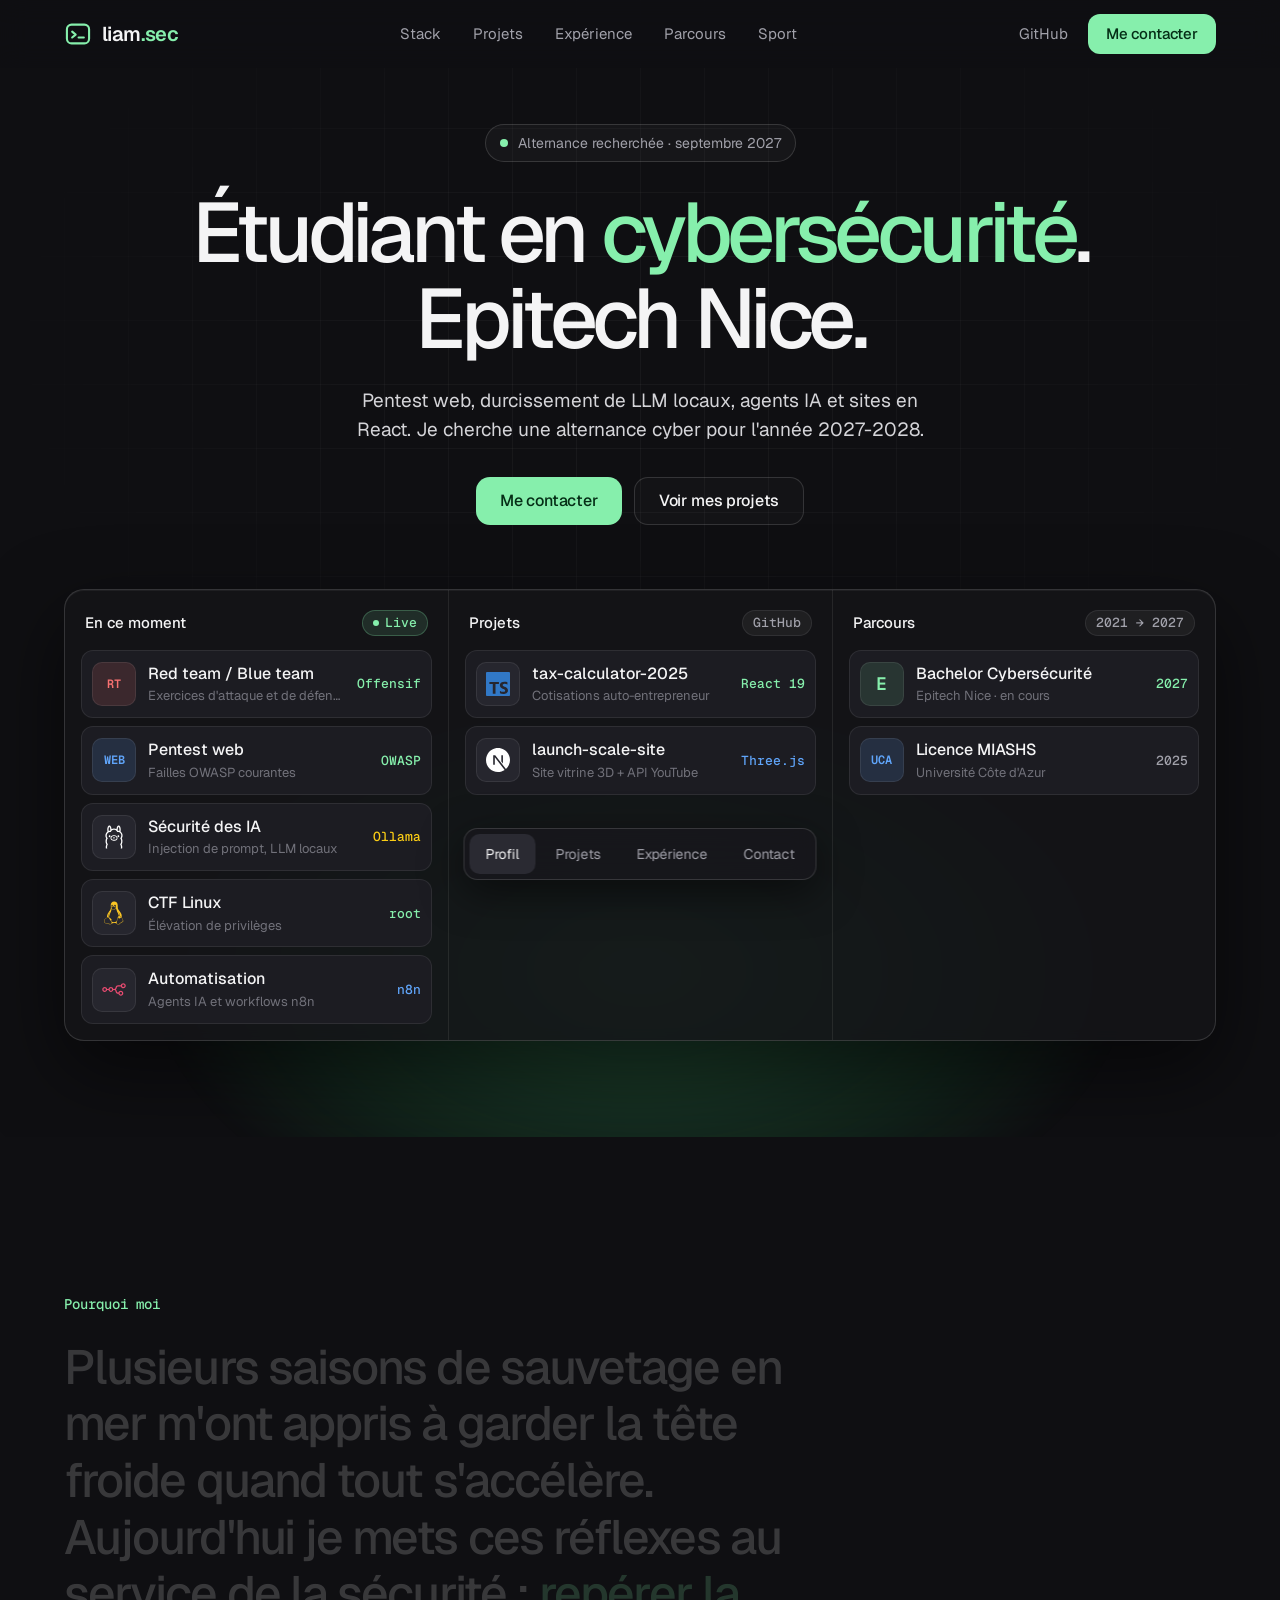
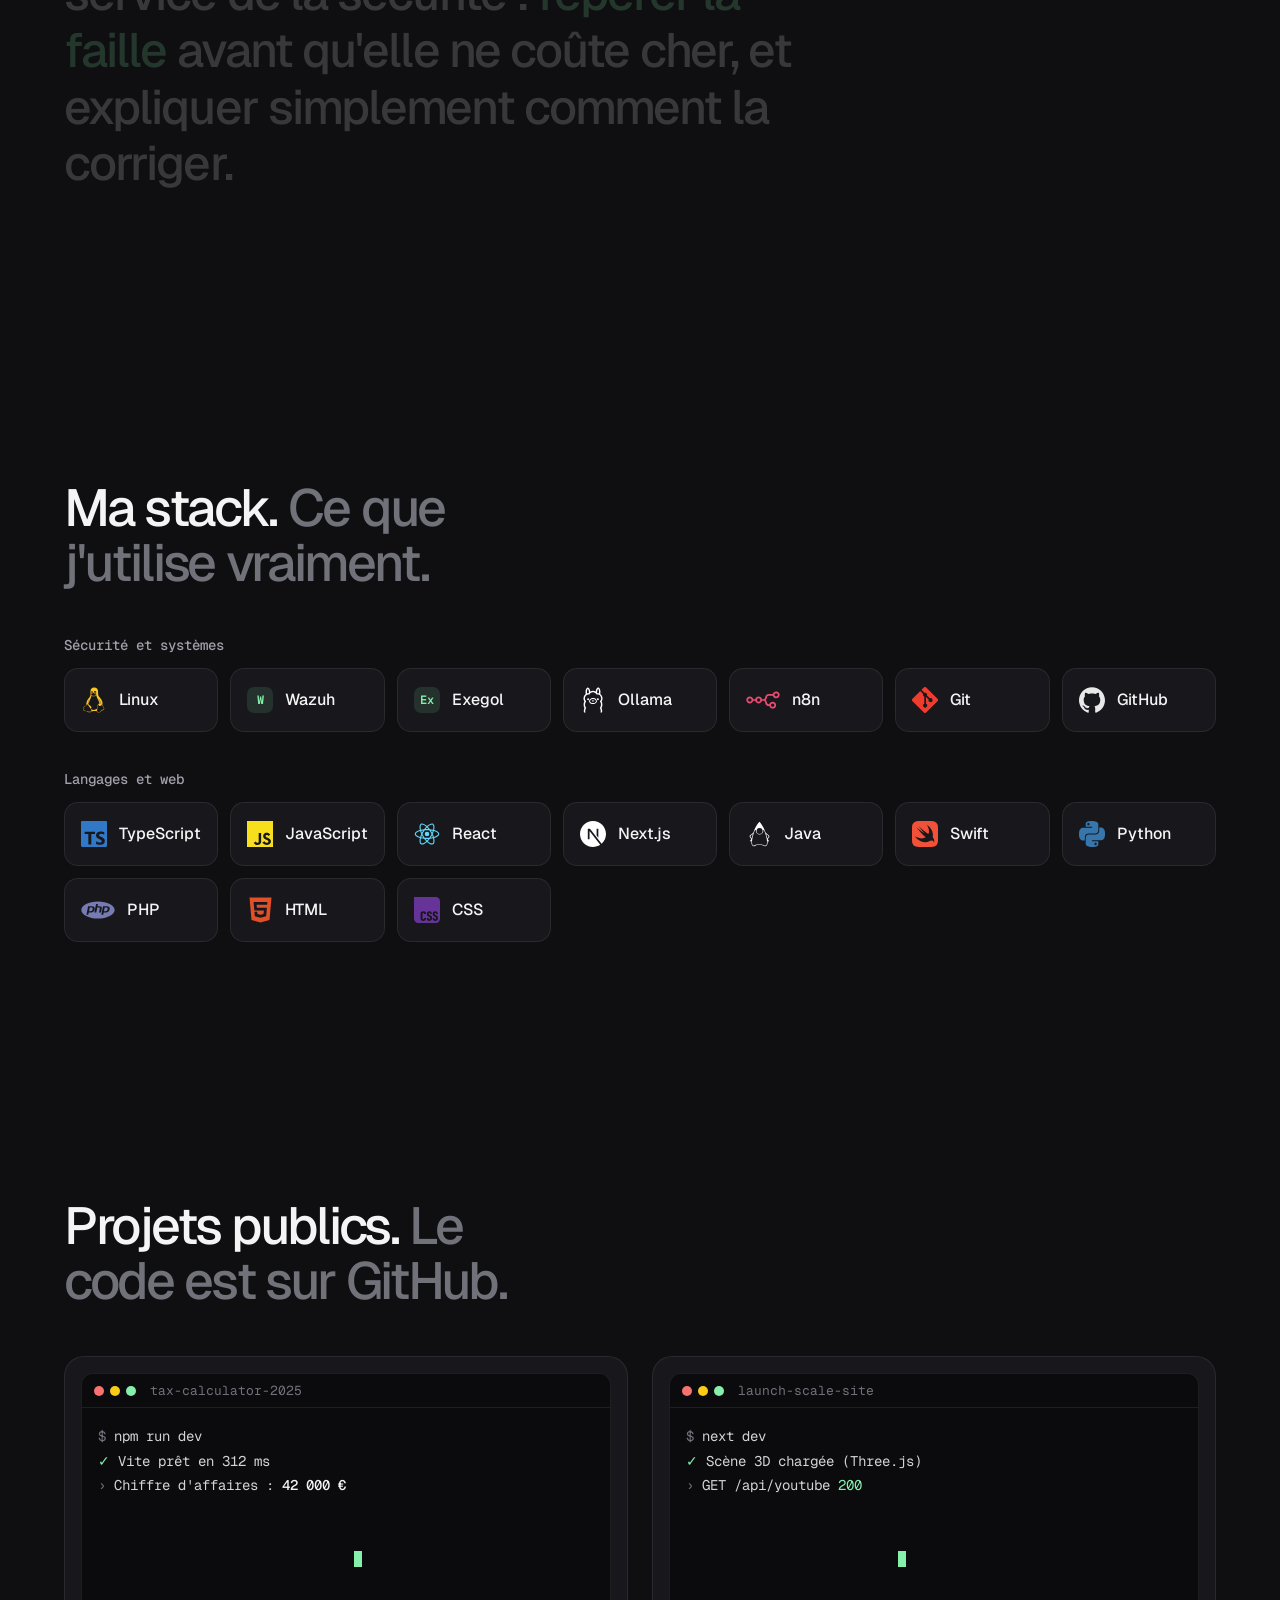
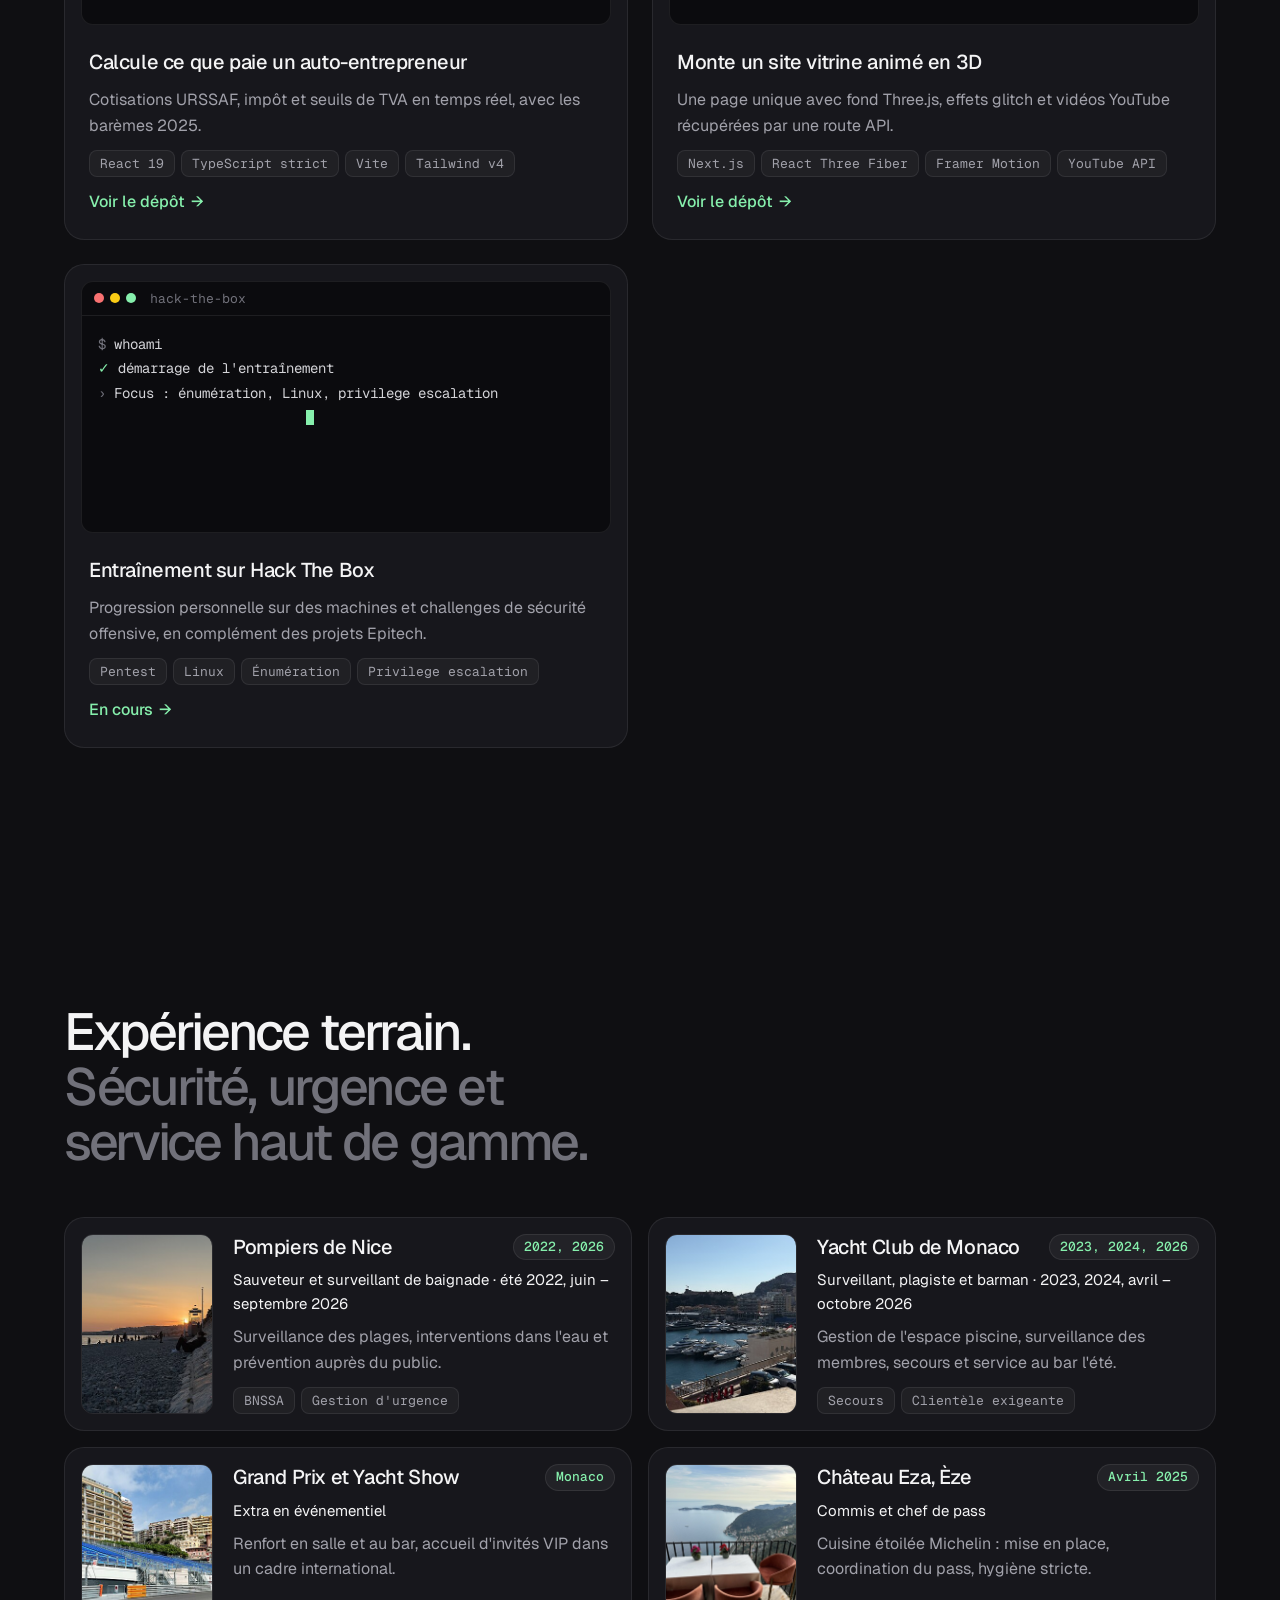
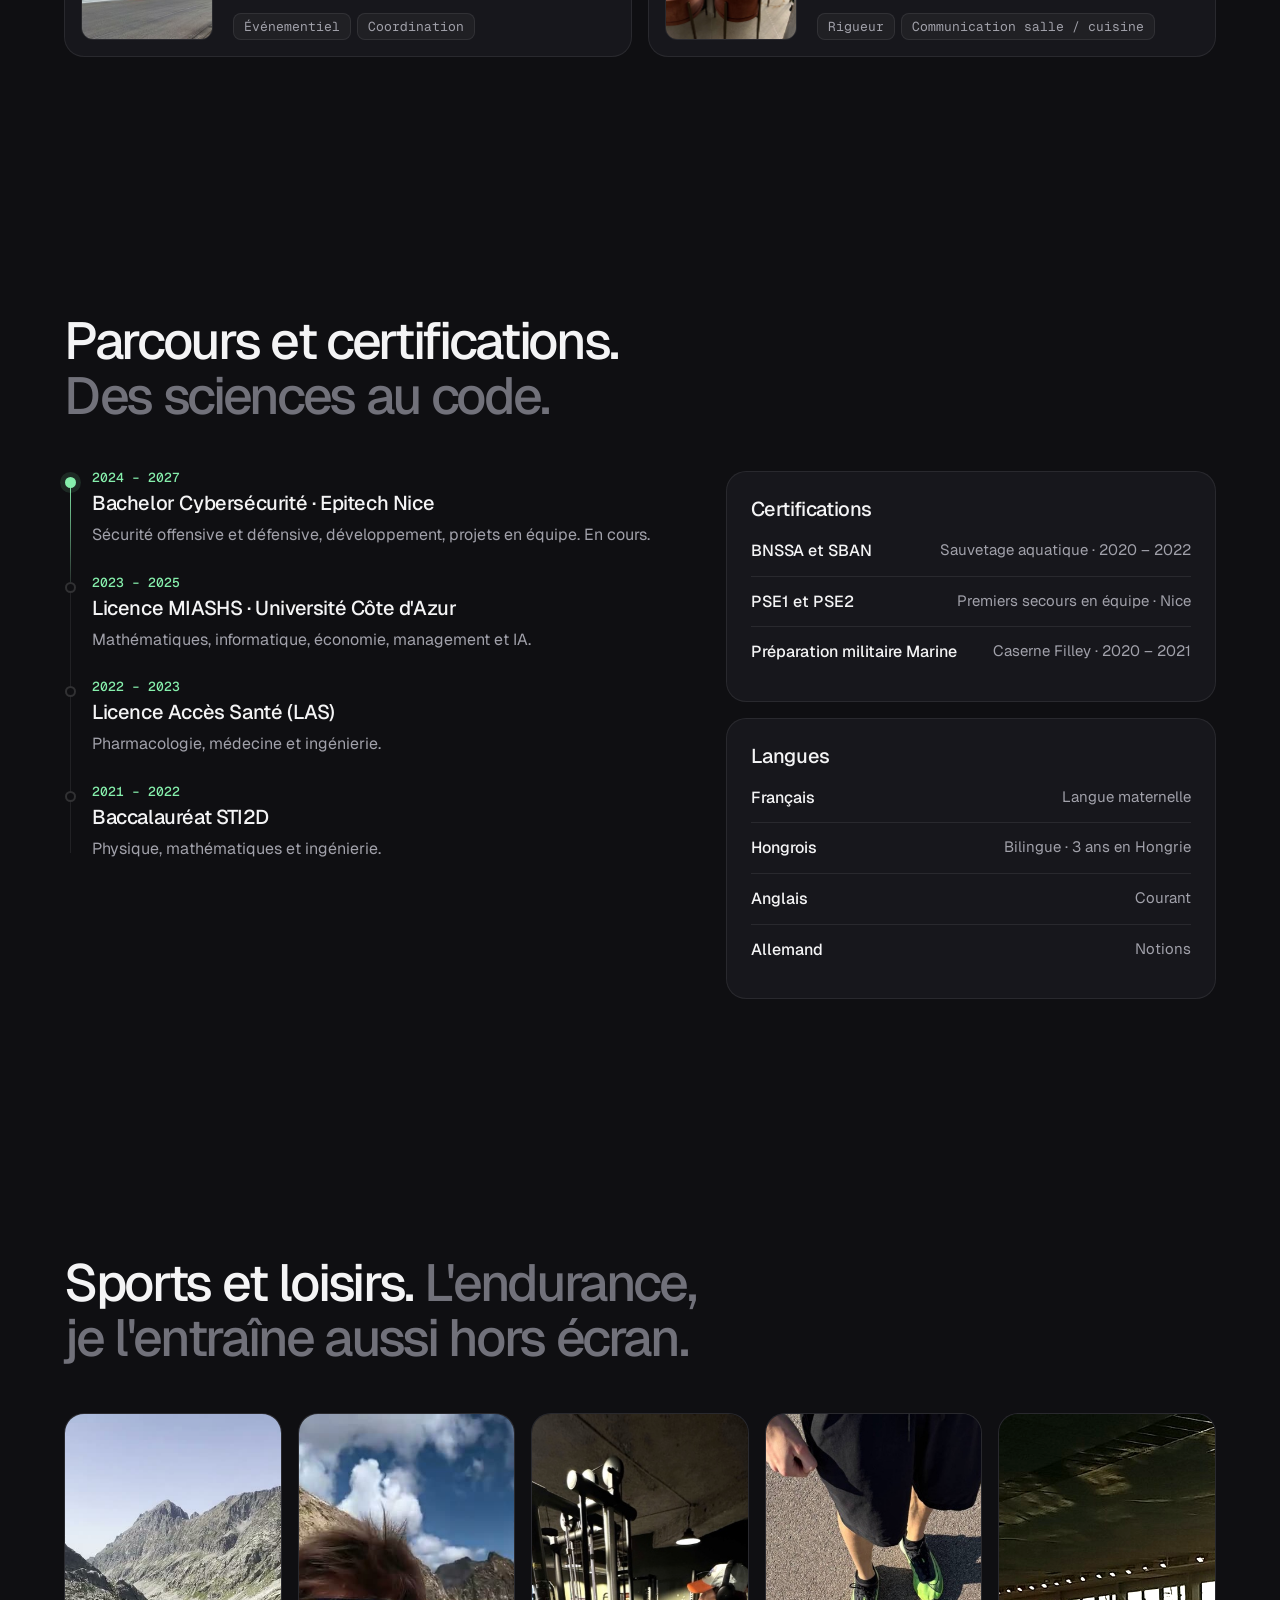
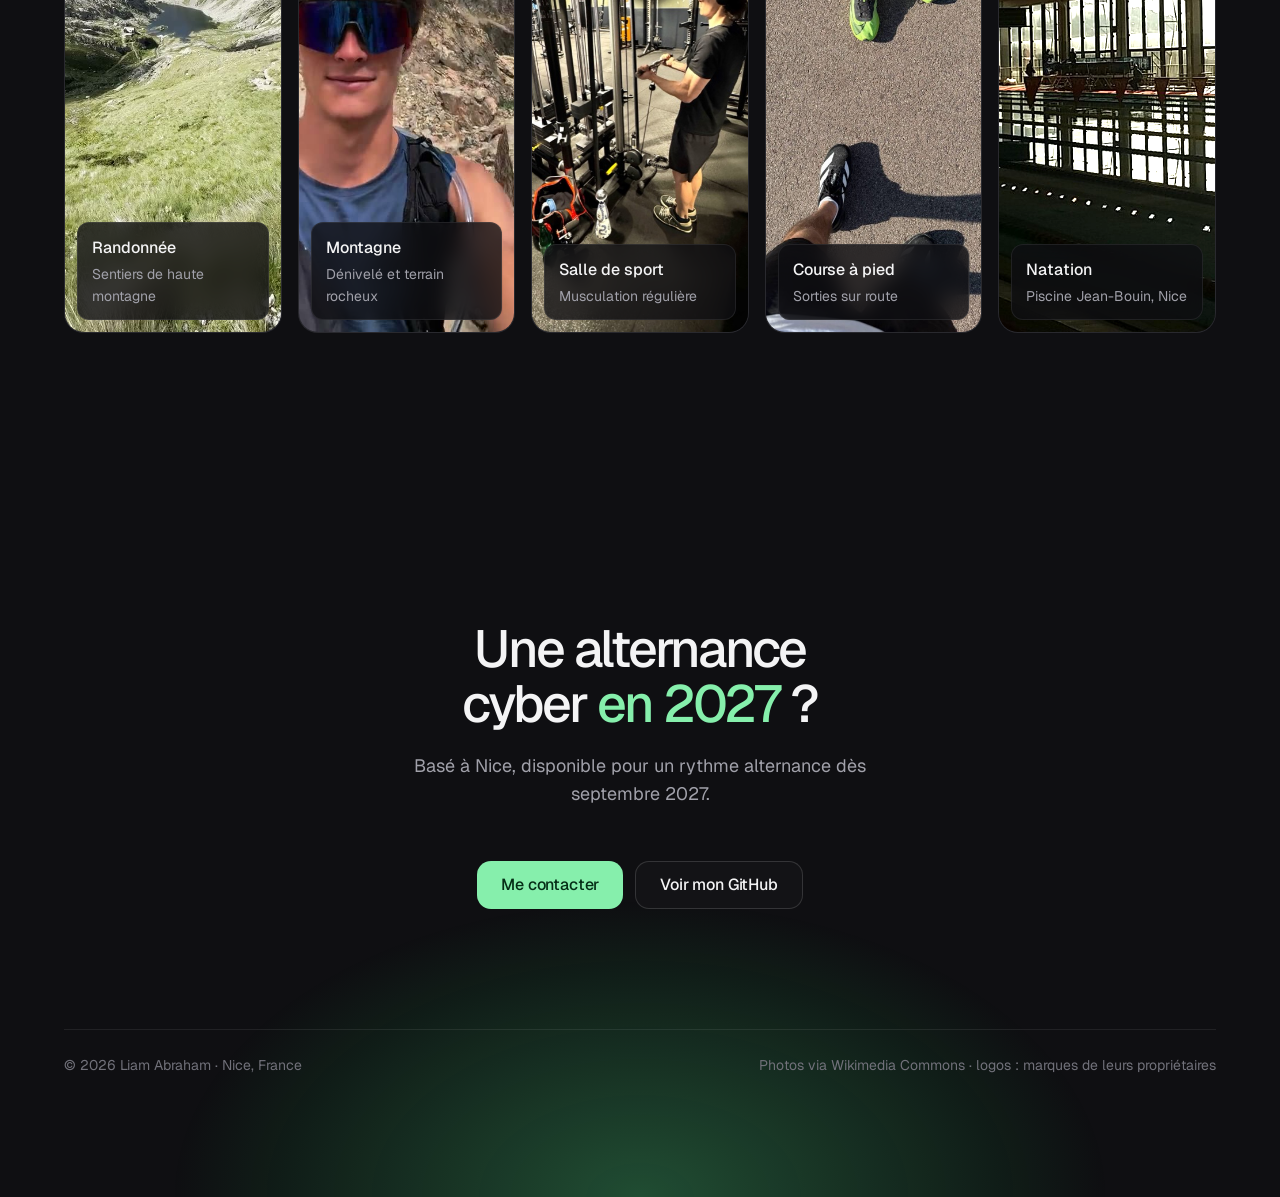
<file: index.html>
<!doctype html>
<html lang="fr">
<head>
  <meta charset="utf-8">
  <meta name="viewport" content="width=device-width, initial-scale=1, viewport-fit=cover">
  <title>Liam Abraham : étudiant en cybersécurité à Epitech Nice</title>
  <meta name="description" content="CV de Liam Abraham, en Bachelor Cybersécurité à Epitech Nice. Pentest web, sécurité des IA, automatisation et développement React. Cherche une alternance à partir de septembre 2027.">
  <meta property="og:type" content="website">
  <meta property="og:title" content="Liam Abraham, étudiant en cybersécurité">
  <meta property="og:description" content="Bachelor Cybersécurité à Epitech Nice, alternance recherchée dès septembre 2027.">
  <meta name="twitter:card" content="summary">
  <meta name="theme-color" content="#0f0f12">
  <link rel="icon" href="favicon.svg" type="image/svg+xml">
  <link rel="preconnect" href="https://fonts.googleapis.com">
  <link rel="preconnect" href="https://fonts.gstatic.com" crossorigin>
  <link href="https://fonts.googleapis.com/css2?family=Geist:wght@400;500;600&family=Geist+Mono:wght@400;500&display=swap" rel="stylesheet">
  <link rel="stylesheet" href="style.css">
  <script>document.documentElement.classList.add('js')</script>
</head>
<body>
  <a class="skip" href="#top">Aller au contenu</a>

  <header class="nav">
    <div class="wrap nav__bar">
      <a class="logo" href="#top" aria-label="Liam Abraham, retour en haut">
        <svg viewBox="0 0 24 24" aria-hidden="true"><rect x="2.5" y="4" width="19" height="16" rx="4"/><path d="m7 10 3 2.5L7 15M12.5 15H17"/></svg>
        <span>liam<b>.sec</b></span>
      </a>
      <nav class="nav__links" aria-label="Sections">
        <a href="#stack">Stack</a>
        <a href="#projets">Projets</a>
        <a href="#experience">Expérience</a>
        <a href="#parcours">Parcours</a>
        <a href="#sport">Sport</a>
      </nav>
      <div class="nav__actions">
        <a class="nav__ghost" href="https://github.com/Liam-tech0">GitHub</a>
        <a class="btn btn--primary btn--sm" href="mailto:abrahamliamo6@gmail.com">Me contacter</a>
      </div>
    </div>
  </header>

  <main id="top">
    <!-- HERO -->
    <section class="hero" aria-labelledby="hero-h">
      <div class="hero__glow" aria-hidden="true"></div>
      <div class="hero__grid" aria-hidden="true"></div>
      <div class="wrap hero__inner">
        <p class="pill enter" style="--d:0">
          <span class="live-dot" aria-hidden="true"></span>
          Alternance recherchée · septembre 2027
        </p>
        <h1 id="hero-h" class="enter" style="--d:1">
          Étudiant en <span class="accent">cybersécurité</span>.<br>
          Epitech Nice.
        </h1>
        <p class="hero__lead enter" style="--d:2">
          Pentest web, durcissement de LLM locaux, agents IA et sites en React.
          Je cherche une alternance cyber pour l'année 2027-2028.
        </p>
        <div class="hero__cta enter" style="--d:3">
          <a class="btn btn--primary" href="mailto:abrahamliamo6@gmail.com">Me contacter</a>
          <a class="btn btn--ghost" href="#projets">Voir mes projets</a>
        </div>
      </div>

      <!-- Tableau de bord façon terminal -->
      <div class="wrap">
        <div class="board enter" style="--d:4" role="region" aria-label="Aperçu : ce que je fais, mes projets, mon parcours">
          <div class="board__col">
            <div class="board__head">
              <span>En ce moment</span>
              <span class="tag tag--live"><span class="live-dot" aria-hidden="true"></span>Live</span>
            </div>
            <ul class="feed" data-feed>
              <li class="row">
                <span class="row__av row__av--red" aria-hidden="true">RT</span>
                <span class="row__main"><b>Red team / Blue team</b><small>Exercices d'attaque et de défense</small></span>
                <span class="row__meta up">Offensif</span>
              </li>
              <li class="row">
                <span class="row__av row__av--blue" aria-hidden="true">WEB</span>
                <span class="row__main"><b>Pentest web</b><small>Failles OWASP courantes</small></span>
                <span class="row__meta up">OWASP</span>
              </li>
              <li class="row">
                <span class="row__av" aria-hidden="true"><img src="icons/ollama.svg" alt="" class="ink"></span>
                <span class="row__main"><b>Sécurité des IA</b><small>Injection de prompt, LLM locaux</small></span>
                <span class="row__meta warn">Ollama</span>
              </li>
              <li class="row">
                <span class="row__av" aria-hidden="true"><img src="icons/linux.svg" alt=""></span>
                <span class="row__main"><b>CTF Linux</b><small>Élévation de privilèges</small></span>
                <span class="row__meta up">root</span>
              </li>
              <li class="row">
                <span class="row__av" aria-hidden="true"><img src="icons/n8n.svg" alt=""></span>
                <span class="row__main"><b>Automatisation</b><small>Agents IA et workflows n8n</small></span>
                <span class="row__meta blue">n8n</span>
              </li>
            </ul>
          </div>
          <div class="board__col">
            <div class="board__head"><span>Projets</span><span class="tag">GitHub</span></div>
            <ul class="feed">
              <li class="row">
                <span class="row__av" aria-hidden="true"><img src="icons/typescript.svg" alt=""></span>
                <span class="row__main"><b>tax-calculator-2025</b><small>Cotisations auto-entrepreneur</small></span>
                <span class="row__meta up">React 19</span>
              </li>
              <li class="row">
                <span class="row__av" aria-hidden="true"><img src="icons/nextdotjs.svg" alt="" class="ink"></span>
                <span class="row__main"><b>launch-scale-site</b><small>Site vitrine 3D + API YouTube</small></span>
                <span class="row__meta blue">Three.js</span>
              </li>
            </ul>
          </div>
          <div class="board__col board__col--hide-sm">
            <div class="board__head"><span>Parcours</span><span class="tag">2021 → 2027</span></div>
            <ul class="feed">
              <li class="row">
                <span class="row__av row__av--mint" aria-hidden="true">E</span>
                <span class="row__main"><b>Bachelor Cybersécurité</b><small>Epitech Nice · en cours</small></span>
                <span class="row__meta up">2027</span>
              </li>
              <li class="row">
                <span class="row__av row__av--blue" aria-hidden="true">UCA</span>
                <span class="row__main"><b>Licence MIASHS</b><small>Université Côte d'Azur</small></span>
                <span class="row__meta">2025</span>
              </li>
            </ul>
          </div>
        </div>
      </div>

      <nav class="dock" aria-label="Navigation rapide">
        <a href="#top" data-dock="top">Profil</a>
        <a href="#projets" data-dock="projets">Projets</a>
        <a href="#experience" data-dock="experience">Expérience</a>
        <a href="#contact" data-dock="contact">Contact</a>
      </nav>
    </section>

    <!-- POURQUOI MOI : texte qui s'allume mot par mot -->
    <section class="section statement" aria-labelledby="why-h">
      <div class="wrap">
        <h2 id="why-h" class="kicker">Pourquoi moi</h2>
        <p class="reveal" data-reveal>
          Plusieurs saisons de sauvetage en mer m'ont appris à garder la tête froide quand tout s'accélère.
          Aujourd'hui je mets ces réflexes au service de la sécurité :
          <em>repérer la faille</em> avant qu'elle ne coûte cher, et expliquer simplement comment la corriger.
        </p>
      </div>
    </section>

    <!-- STACK -->
    <section class="section" id="stack" aria-labelledby="stack-h">
      <div class="wrap">
        <div class="head">
          <h2 id="stack-h">Ma stack. <span class="muted">Ce que j'utilise vraiment.</span></h2>
        </div>
        <div class="stack">
          <div class="stack__group">
            <h3>Sécurité et systèmes</h3>
            <ul class="tiles">
              <li class="tile spot"><img src="icons/linux.svg" alt=""><span>Linux</span></li>
              <li class="tile spot"><span class="tile__txt" aria-hidden="true">W</span><span>Wazuh</span></li>
              <li class="tile spot"><span class="tile__txt" aria-hidden="true">Ex</span><span>Exegol</span></li>
              <li class="tile spot"><img src="icons/ollama.svg" alt="" class="ink"><span>Ollama</span></li>
              <li class="tile spot"><img src="icons/n8n.svg" alt="" class="wide"><span>n8n</span></li>
              <li class="tile spot"><img src="icons/git.svg" alt=""><span>Git</span></li>
              <li class="tile spot"><img src="icons/github.svg" alt="" class="ink"><span>GitHub</span></li>
            </ul>
          </div>
          <div class="stack__group">
            <h3>Langages et web</h3>
            <ul class="tiles">
              <li class="tile spot"><img src="icons/typescript.svg" alt=""><span>TypeScript</span></li>
              <li class="tile spot"><img src="icons/javascript.svg" alt=""><span>JavaScript</span></li>
              <li class="tile spot"><img src="icons/react.svg" alt=""><span>React</span></li>
              <li class="tile spot"><img src="icons/nextdotjs.svg" alt="" class="ink"><span>Next.js</span></li>
              <li class="tile spot"><img src="icons/openjdk.svg" alt="" class="ink"><span>Java</span></li>
              <li class="tile spot"><img src="icons/swift.svg" alt=""><span>Swift</span></li>
              <li class="tile spot"><img src="icons/python.svg" alt=""><span>Python</span></li>
              <li class="tile spot"><img src="icons/php.svg" alt="" class="wide"><span>PHP</span></li>
              <li class="tile spot"><img src="icons/html5.svg" alt=""><span>HTML</span></li>
              <li class="tile spot"><img src="icons/css.svg" alt=""><span>CSS</span></li>
            </ul>
          </div>
        </div>
      </div>
    </section>

    <!-- PROJETS -->
    <section class="section" id="projets" aria-labelledby="projets-h">
      <div class="wrap">
        <div class="head">
          <h2 id="projets-h">Projets publics. <span class="muted">Le code est sur GitHub.</span></h2>
        </div>
        <div class="projects">
          <a class="project spot" href="https://github.com/Liam-tech0/tax-calculator-2025">
            <div class="term" aria-hidden="true">
              <div class="term__bar"><i></i><i></i><i></i><span>tax-calculator-2025</span></div>
              <pre class="term__body" data-type-lines>
<span class="c-dim">$</span> npm run dev
<span class="c-mint">✓</span> Vite prêt en 312 ms
<span class="c-dim">›</span> Chiffre d'affaires : <b>42 000 €</b>
<span class="c-dim">›</span> Activité : prestation de services
<span class="c-dim">›</span> URSSAF (barème 2025) calculé
<span class="c-warn">!</span> Seuil de franchise TVA proche</pre>
            </div>
            <div class="project__body">
              <h3>Calcule ce que paie un auto-entrepreneur</h3>
              <p>Cotisations URSSAF, impôt et seuils de TVA en temps réel, avec les barèmes 2025.</p>
              <ul class="chips"><li>React 19</li><li>TypeScript strict</li><li>Vite</li><li>Tailwind v4</li></ul>
              <span class="project__link">Voir le dépôt <span aria-hidden="true">→</span></span>
            </div>
          </a>
          <a class="project spot" href="https://github.com/Liam-tech0/launch-scale-site">
            <div class="term" aria-hidden="true">
              <div class="term__bar"><i></i><i></i><i></i><span>launch-scale-site</span></div>
              <pre class="term__body" data-type-lines>
<span class="c-dim">$</span> next dev
<span class="c-mint">✓</span> Scène 3D chargée (Three.js)
<span class="c-dim">›</span> GET /api/youtube <span class="c-mint">200</span>
<span class="c-dim">›</span> Clé API gardée côté serveur
<span class="c-dim">›</span> Objectif challenge : 1 M€
<span class="c-mint">✓</span> Prêt sur localhost:3000</pre>
            </div>
            <div class="project__body">
              <h3>Monte un site vitrine animé en 3D</h3>
              <p>Une page unique avec fond Three.js, effets glitch et vidéos YouTube récupérées par une route API.</p>
              <ul class="chips"><li>Next.js</li><li>React Three Fiber</li><li>Framer Motion</li><li>YouTube API</li></ul>
              <span class="project__link">Voir le dépôt <span aria-hidden="true">→</span></span>
            </div>
          </a>
          <a class="project spot" href="https://www.hackthebox.com/">
            <div class="term" aria-hidden="true">
              <div class="term__bar"><i></i><i></i><i></i><span>hack-the-box</span></div>
              <pre class="term__body" data-type-lines>
<span class="c-dim">$</span> whoami
<span class="c-mint">✓</span> démarrage de l'entraînement
<span class="c-dim">›</span> Focus : énumération, Linux, privilege escalation
<span class="c-warn">!</span> Projet tout juste lancé</pre>
            </div>
            <div class="project__body">
              <h3>Entraînement sur Hack The Box</h3>
              <p>Progression personnelle sur des machines et challenges de sécurité offensive, en complément des projets Epitech.</p>
              <ul class="chips"><li>Pentest</li><li>Linux</li><li>Énumération</li><li>Privilege escalation</li></ul>
              <span class="project__link">En cours <span aria-hidden="true">→</span></span>
            </div>
          </a>
        </div>
      </div>
    </section>

    <!-- EXPÉRIENCE -->
    <section class="section" id="experience" aria-labelledby="exp-h">
      <div class="wrap">
        <div class="head">
          <h2 id="exp-h">Expérience terrain. <span class="muted">Sécurité, urgence et service haut de gamme.</span></h2>
        </div>
        <div class="exp">
          <article class="job spot">
            <img class="job__img" src="img/photo-f186710439-500.jpg" alt="Plage de galets de Nice au coucher du soleil, avec un poste de secours" loading="lazy">
            <div class="job__body">
              <div class="job__top"><h3>Pompiers de Nice</h3><span class="tag tag--up">2022, 2026</span></div>
              <p class="job__role">Sauveteur et surveillant de baignade · été 2022, juin – septembre 2026</p>
              <p>Surveillance des plages, interventions dans l'eau et prévention auprès du public.</p>
              <ul class="chips"><li>BNSSA</li><li>Gestion d'urgence</li></ul>
            </div>
          </article>
          <article class="job spot">
            <img class="job__img" src="img/photo-f186436329-500.jpg" alt="Le port Hercule de Monaco et ses yachts, sous le Rocher" loading="lazy">
            <div class="job__body">
              <div class="job__top"><h3>Yacht Club de Monaco</h3><span class="tag tag--up">2023, 2024, 2026</span></div>
              <p class="job__role">Surveillant, plagiste et barman · 2023, 2024, avril – octobre 2026</p>
              <p>Gestion de l'espace piscine, surveillance des membres, secours et service au bar l'été.</p>
              <ul class="chips"><li>Secours</li><li>Clientèle exigeante</li></ul>
            </div>
          </article>
          <article class="job spot">
            <img class="job__img" src="img/photo-f175543884-500.jpg" alt="Tribunes bleues le long du circuit de Monaco" loading="lazy">
            <div class="job__body">
              <div class="job__top"><h3>Grand Prix et Yacht Show</h3><span class="tag tag--up">Monaco</span></div>
              <p class="job__role">Extra en événementiel</p>
              <p>Renfort en salle et au bar, accueil d'invités VIP dans un cadre international.</p>
              <ul class="chips"><li>Événementiel</li><li>Coordination</li></ul>
            </div>
          </article>
          <article class="job spot">
            <img class="job__img" src="img/chateau-eza.jpg" alt="Terrasse du Château Eza avec vue sur la mer et le Cap Ferrat" loading="lazy" style="object-position: 50% 70%">
            <div class="job__body">
              <div class="job__top"><h3>Château Eza, Èze</h3><span class="tag tag--up">Avril 2025</span></div>
              <p class="job__role">Commis et chef de pass</p>
              <p>Cuisine étoilée Michelin : mise en place, coordination du pass, hygiène stricte.</p>
              <ul class="chips"><li>Rigueur</li><li>Communication salle / cuisine</li></ul>
            </div>
          </article>
        </div>
      </div>
    </section>

    <!-- PARCOURS -->
    <section class="section" id="parcours" aria-labelledby="parcours-h">
      <div class="wrap">
        <div class="head">
          <h2 id="parcours-h">Parcours et certifications. <span class="muted">Des sciences au code.</span></h2>
        </div>
        <div class="path">
          <ol class="timeline">
            <li class="is-now">
              <span class="timeline__date">2024 – 2027</span>
              <h3>Bachelor Cybersécurité · Epitech Nice</h3>
              <p>Sécurité offensive et défensive, développement, projets en équipe. En cours.</p>
            </li>
            <li>
              <span class="timeline__date">2023 – 2025</span>
              <h3>Licence MIASHS · Université Côte d'Azur</h3>
              <p>Mathématiques, informatique, économie, management et IA.</p>
            </li>
            <li>
              <span class="timeline__date">2022 – 2023</span>
              <h3>Licence Accès Santé (LAS)</h3>
              <p>Pharmacologie, médecine et ingénierie.</p>
            </li>
            <li>
              <span class="timeline__date">2021 – 2022</span>
              <h3>Baccalauréat STI2D</h3>
              <p>Physique, mathématiques et ingénierie.</p>
            </li>
          </ol>
          <div class="side">
            <div class="panel spot">
              <h3>Certifications</h3>
              <ul class="list">
                <li><b>BNSSA et SBAN</b><span>Sauvetage aquatique · 2020 – 2022</span></li>
                <li><b>PSE1 et PSE2</b><span>Premiers secours en équipe · Nice</span></li>
                <li><b>Préparation militaire Marine</b><span>Caserne Filley · 2020 – 2021</span></li>
              </ul>
            </div>
            <div class="panel spot">
              <h3>Langues</h3>
              <ul class="list">
                <li><b>Français</b><span>Langue maternelle</span></li>
                <li><b>Hongrois</b><span>Bilingue · 3 ans en Hongrie</span></li>
                <li><b>Anglais</b><span>Courant</span></li>
                <li><b>Allemand</b><span>Notions</span></li>
              </ul>
            </div>
          </div>
        </div>
      </div>
    </section>

    <!-- SPORTS ET LOISIRS -->
    <section class="section" id="sport" aria-labelledby="sport-h">
      <div class="wrap">
        <div class="head">
          <h2 id="sport-h">Sports et loisirs. <span class="muted">L'endurance, je l'entraîne aussi hors écran.</span></h2>
        </div>
        <div class="sports">
          <figure class="sport spot">
            <video class="sport__media" data-autoplay autoplay muted loop playsinline preload="metadata" poster="img/randonnee.jpg" aria-label="Vue en randonnée sur un lac de montagne et une vallée herbeuse, entre des sommets rocheux">
              <source src="video/randonnee.mp4" type="video/mp4">
            </video>
            <figcaption class="sport__label"><b>Randonnée</b><span>Sentiers de haute montagne</span></figcaption>
          </figure>
          <figure class="sport spot">
            <video class="sport__media" data-autoplay autoplay muted loop playsinline preload="metadata" poster="img/rando-2.jpg" aria-label="Liam au milieu des rochers, en montagne, sac d'hydratation sur le dos">
              <source src="video/rando-2.mp4" type="video/mp4">
            </video>
            <figcaption class="sport__label"><b>Montagne</b><span>Dénivelé et terrain rocheux</span></figcaption>
          </figure>
          <figure class="sport spot">
            <img class="sport__media" src="img/sport-salle.jpg" alt="Liam à la salle, en train de tirer à la poulie" loading="lazy" style="object-position: 70% 50%">
            <figcaption class="sport__label"><b>Salle de sport</b><span>Musculation régulière</span></figcaption>
          </figure>
          <figure class="sport spot">
            <img class="sport__media" src="img/sport-course.jpg" alt="Deux paires de chaussures de running sur le bitume, au soleil" loading="lazy">
            <figcaption class="sport__label"><b>Course à pied</b><span>Sorties sur route</span></figcaption>
          </figure>
          <figure class="sport spot">
            <img class="sport__media" src="img/piscine-jean-bouin.jpg" alt="Le bassin intérieur de la piscine Jean-Bouin à Nice" loading="lazy" style="object-position: 50% 60%; filter: brightness(1.25)">
            <figcaption class="sport__label"><b>Natation</b><span>Piscine Jean-Bouin, Nice</span></figcaption>
          </figure>
        </div>
      </div>
    </section>
  </main>

  <!-- CONTACT + FOOTER -->
  <footer class="closing" id="contact" aria-labelledby="contact-h">
    <div class="closing__glow" aria-hidden="true"></div>
    <div class="wrap">
      <div class="closing__cta">
        <h2 id="contact-h">Une alternance cyber <span class="accent">en 2027</span> ?</h2>
        <p>Basé à Nice, disponible pour un rythme alternance dès septembre 2027.</p>
        <div class="hero__cta">
          <a class="btn btn--primary" href="mailto:abrahamliamo6@gmail.com">Me contacter</a>
          <a class="btn btn--ghost" href="https://github.com/Liam-tech0">Voir mon GitHub</a>
        </div>
      </div>
      <div class="footer">
        <span>© <span data-year>2026</span> Liam Abraham · Nice, France</span>
        <a class="credits" href="credits.html">Photos via Wikimedia Commons · logos : marques de leurs propriétaires</a>
      </div>
    </div>
  </footer>

  <script src="app.js" defer></script>
</body>
</html>
</file>
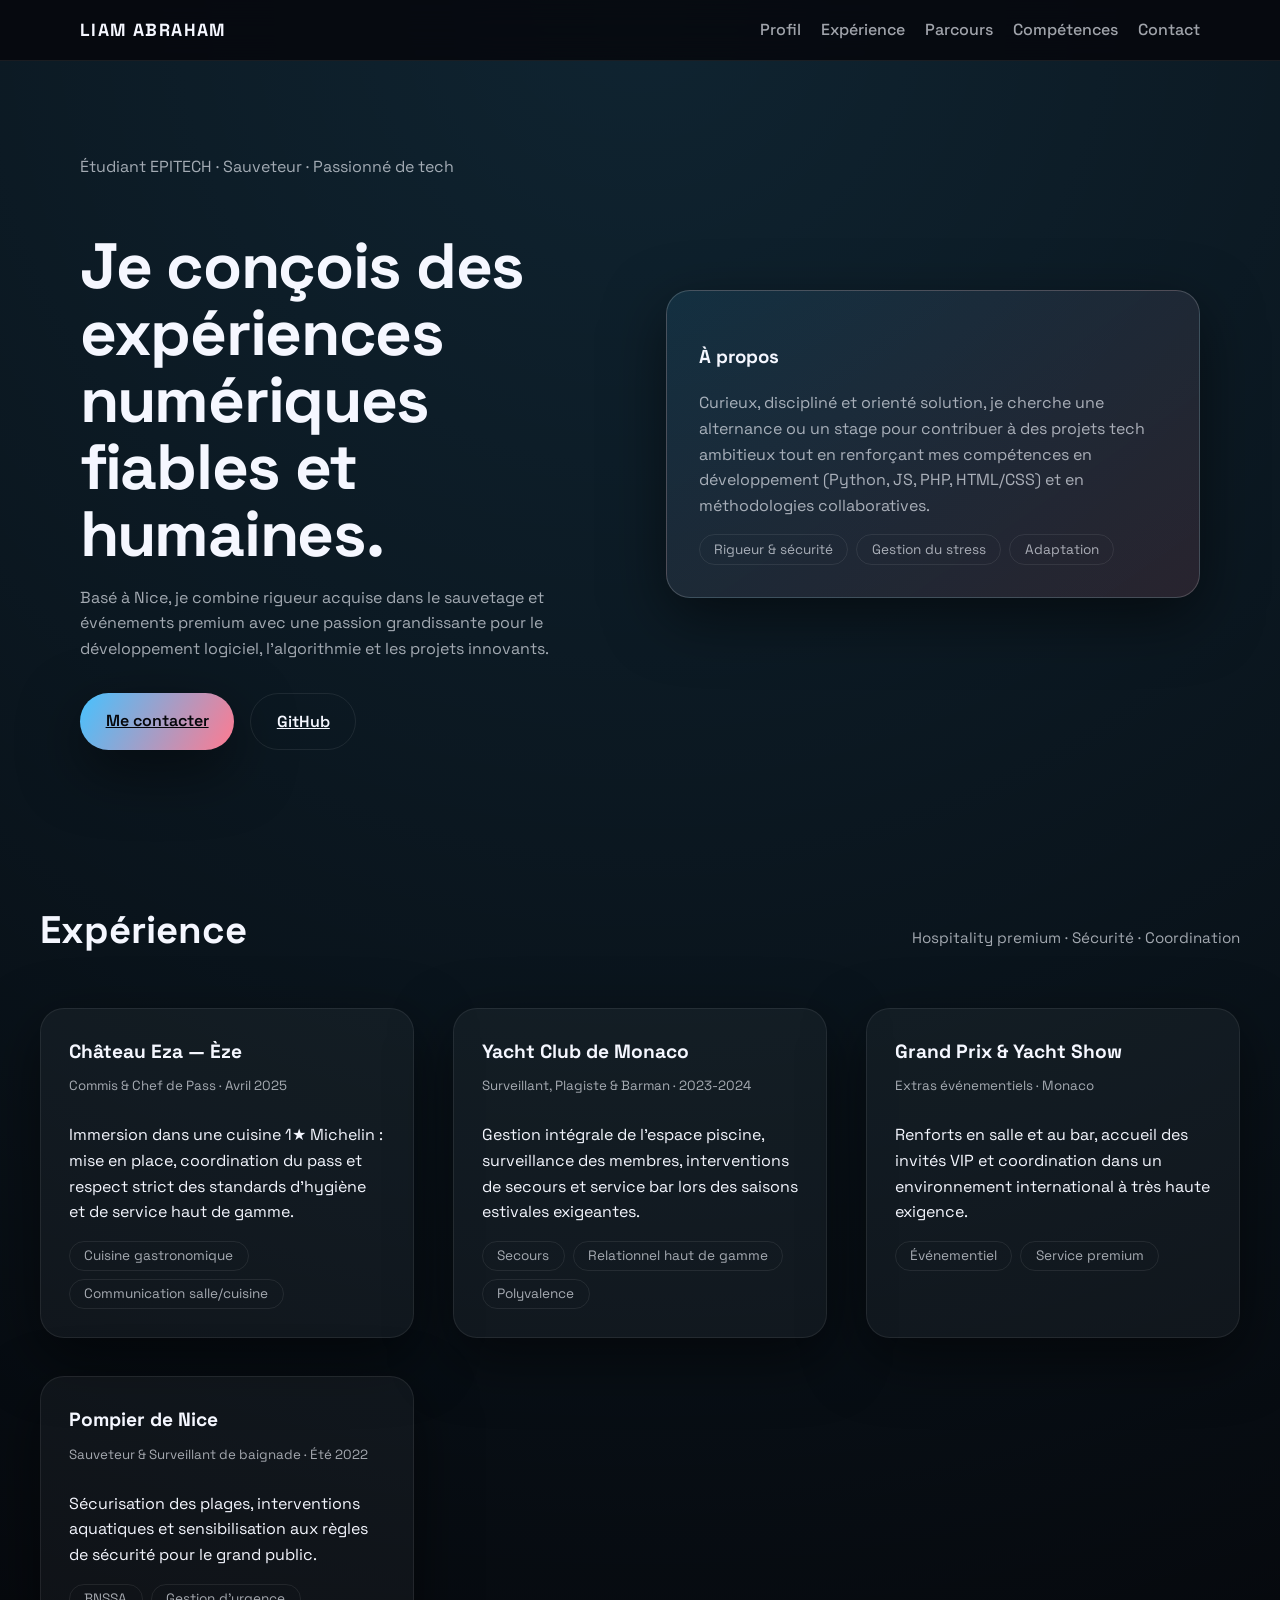
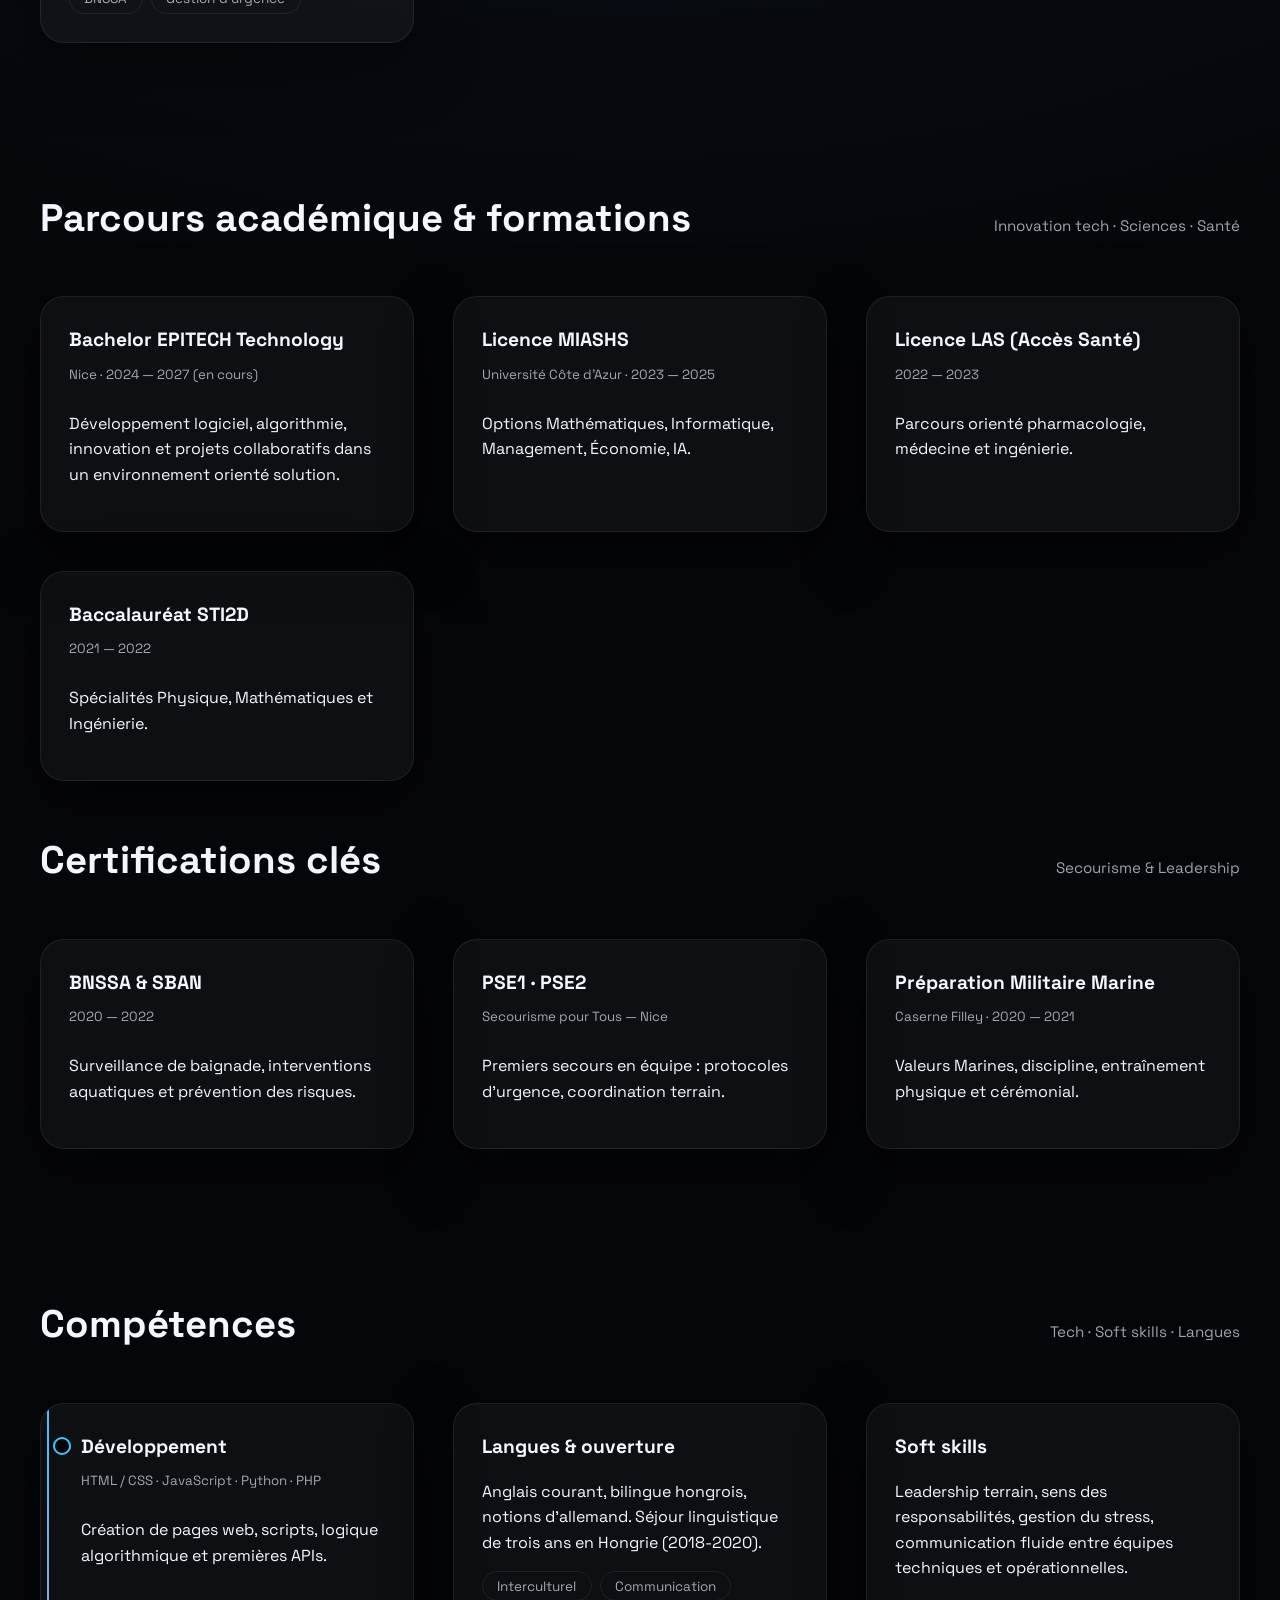
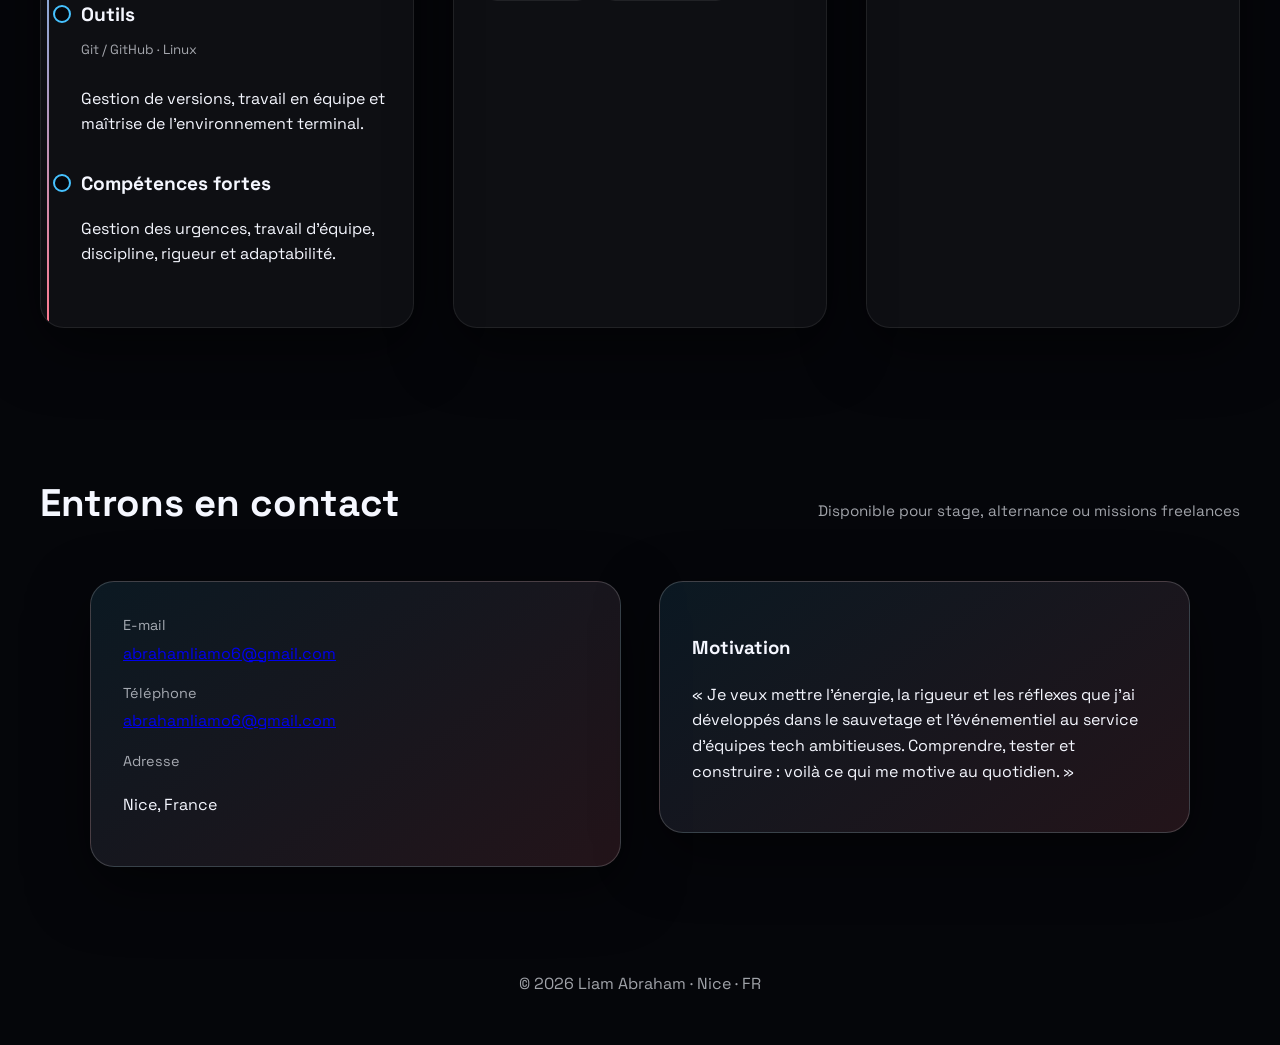
<file: html/index.html>
<!DOCTYPE html>
<html lang="fr">

<head>
  <meta charset="UTF-8" />
  <meta name="viewport" content="width=device-width, initial-scale=1.0" />
  <title>Portfolio — Liam Abraham</title>
  <link rel="preconnect" href="https://fonts.googleapis.com" />
  <link rel="preconnect" href="https://fonts.gstatic.com" crossorigin />
  <link href="https://fonts.googleapis.com/css2?family=Space+Grotesk:wght@400;500;600;700&display=swap" rel="stylesheet" />
  <link rel="stylesheet" href="../css/style.css" />
</head>

<body>
  <header>
    <div class="nav">
      <div class="brand">Liam Abraham</div>
      <button class="nav-toggle" aria-label="Ouvrir le menu">☰</button>
      <nav>
        <ul>
          <li><a href="#about">Profil</a></li>
          <li><a href="#experience">Expérience</a></li>
          <li><a href="#education">Parcours</a></li>
          <li><a href="#skills">Compétences</a></li>
          <li><a href="#contact">Contact</a></li>
        </ul>
      </nav>
    </div>
  </header>

  <main>
    <section class="hero" id="about">
      <div>
        <p>Étudiant EPITECH · Sauveteur · Passionné de tech</p>
        <h1>Je conçois des expériences numériques fiables et humaines.</h1>
        <p>
          Basé à Nice, je combine rigueur acquise dans le sauvetage et événements
          premium avec une passion grandissante pour le développement logiciel,
          l'algorithmie et les projets innovants.
        </p>
        <div class="cta-group">
          <a class="btn btn-primary" href="mailto:abrahamliamo6@gmail.com">Me contacter</a>
          <a class="btn btn-outline" href="https://github.com/Liam-tech0">GitHub</a>
        </div>
      </div>
      <div class="profile-card">
        <h3>À propos</h3>
        <p>
          Curieux, discipliné et orienté solution, je cherche une alternance ou un stage
          pour contribuer à des projets tech ambitieux tout en renforçant mes compétences
          en développement (Python, JS, PHP, HTML/CSS) et en méthodologies collaboratives.
        </p>
        <div class="chip-row">
          <span class="chip">Rigueur & sécurité</span>
          <span class="chip">Gestion du stress</span>
          <span class="chip">Adaptation</span>
        </div>
      </div>
    </section>

    <section id="experience">
      <div class="section-heading">
        <h2>Expérience</h2>
        <span>Hospitality premium · Sécurité · Coordination</span>
      </div>
      <div class="grid">
        <article class="card">
          <h3>Château Eza — Èze</h3>
          <small>Commis & Chef de Pass · Avril 2025</small>
          <p>
            Immersion dans une cuisine 1★ Michelin : mise en place, coordination du pass et
            respect strict des standards d'hygiène et de service haut de gamme.
          </p>
          <div class="chip-row">
            <span class="chip">Cuisine gastronomique</span>
            <span class="chip">Communication salle/cuisine</span>
          </div>
        </article>
        <article class="card">
          <h3>Yacht Club de Monaco</h3>
          <small>Surveillant, Plagiste & Barman · 2023-2024</small>
          <p>
            Gestion intégrale de l'espace piscine, surveillance des membres, interventions de
            secours et service bar lors des saisons estivales exigeantes.
          </p>
          <div class="chip-row">
            <span class="chip">Secours</span>
            <span class="chip">Relationnel haut de gamme</span>
            <span class="chip">Polyvalence</span>
          </div>
        </article>
        <article class="card">
          <h3>Grand Prix & Yacht Show</h3>
          <small>Extras événementiels · Monaco</small>
          <p>
            Renforts en salle et au bar, accueil des invités VIP et coordination dans un
            environnement international à très haute exigence.
          </p>
          <div class="chip-row">
            <span class="chip">Événementiel</span>
            <span class="chip">Service premium</span>
          </div>
        </article>
        <article class="card">
          <h3>Pompier de Nice</h3>
          <small>Sauveteur & Surveillant de baignade · Été 2022</small>
          <p>
            Sécurisation des plages, interventions aquatiques et sensibilisation aux
            règles de sécurité pour le grand public.
          </p>
          <div class="chip-row">
            <span class="chip">BNSSA</span>
            <span class="chip">Gestion d'urgence</span>
          </div>
        </article>
      </div>
    </section>

    <section id="education">
      <div class="section-heading">
        <h2>Parcours académique & formations</h2>
        <span>Innovation tech · Sciences · Santé</span>
      </div>
      <div class="grid">
        <article class="card">
          <h3>Bachelor EPITECH Technology</h3>
          <small>Nice · 2024 — 2027 (en cours)</small>
          <p>
            Développement logiciel, algorithmie, innovation et projets collaboratifs dans un
            environnement orienté solution.
          </p>
        </article>
        <article class="card">
          <h3>Licence MIASHS</h3>
          <small>Université Côte d'Azur · 2023 — 2025</small>
          <p>
            Options Mathématiques, Informatique, Management, Économie, IA.
          </p>
        </article>
        <article class="card">
          <h3>Licence LAS (Accès Santé)</h3>
          <small>2022 — 2023</small>
          <p>Parcours orienté pharmacologie, médecine et ingénierie.</p>
        </article>
        <article class="card">
          <h3>Baccalauréat STI2D</h3>
          <small>2021 — 2022</small>
          <p>Spécialités Physique, Mathématiques et Ingénierie.</p>
        </article>
      </div>
      <div class="section-heading cert-heading">
        <h2>Certifications clés</h2>
        <span>Secourisme & Leadership</span>
      </div>
      <div class="grid">
        <article class="card">
          <h3>BNSSA & SBAN</h3>
          <small>2020 — 2022</small>
          <p>Surveillance de baignade, interventions aquatiques et prévention des risques.</p>
        </article>
        <article class="card">
          <h3>PSE1 · PSE2</h3>
          <small>Secourisme pour Tous — Nice</small>
          <p>Premiers secours en équipe : protocoles d'urgence, coordination terrain.</p>
        </article>
        <article class="card">
          <h3>Préparation Militaire Marine</h3>
          <small>Caserne Filley · 2020 — 2021</small>
          <p>Valeurs Marines, discipline, entraînement physique et cérémonial.</p>
        </article>
      </div>
    </section>

    <section id="skills">
      <div class="section-heading">
        <h2>Compétences</h2>
        <span>Tech · Soft skills · Langues</span>
      </div>
      <div class="grid">
        <article class="card timeline">
          <div class="timeline-item">
            <h3>Développement</h3>
            <small>HTML / CSS · JavaScript · Python · PHP</small>
            <p>Création de pages web, scripts, logique algorithmique et premières APIs.</p>
          </div>
          <div class="timeline-item">
            <h3>Outils</h3>
            <small>Git / GitHub · Linux</small>
            <p>Gestion de versions, travail en équipe et maîtrise de l'environnement terminal.</p>
          </div>
          <div class="timeline-item">
            <h3>Compétences fortes</h3>
            <p>Gestion des urgences, travail d'équipe, discipline, rigueur et adaptabilité.</p>
          </div>
        </article>
        <article class="card">
          <h3>Langues & ouverture</h3>
          <p>
            Anglais courant, bilingue hongrois, notions d'allemand. Séjour linguistique de trois
            ans en Hongrie (2018-2020).
          </p>
          <div class="chip-row">
            <span class="chip">Interculturel</span>
            <span class="chip">Communication</span>
          </div>
        </article>
        <article class="card">
          <h3>Soft skills</h3>
          <p>
            Leadership terrain, sens des responsabilités, gestion du stress, communication fluide
            entre équipes techniques et opérationnelles.
          </p>
        </article>
      </div>
    </section>

    <section id="contact">
      <div class="section-heading">
        <h2>Entrons en contact</h2>
        <span>Disponible pour stage, alternance ou missions freelances</span>
      </div>
      <div class="profile">
        <article class="profile-card contact-card">
          <div class="contact-item">
            <span>E-mail</span>
            <a href="mailto:abrahamliamo6@gmail.com">abrahamliamo6@gmail.com</a>
          </div>
          <div class="contact-item">
            <span>Téléphone</span>
            <a href="mailto:abrahamliamo6@gmail.com">abrahamliamo6@gmail.com</a>
          </div>
          <div class="contact-item">
            <span>Adresse</span>
            <p>Nice, France</p>
          </div>
        </article>
        <article class="profile-card">
          <h3>Motivation</h3>
          <p>
            « Je veux mettre l'énergie, la rigueur et les réflexes que j'ai développés dans
            le sauvetage et l'événementiel au service d'équipes tech ambitieuses. Comprendre,
            tester et construire : voilà ce qui me motive au quotidien. »
          </p>
        </article>
      </div>
    </section>
  </main>

  <footer>
    © <span id="year"></span> Liam Abraham · Nice · FR
  </footer>

  <script src="../js/app.js"></script>
</body>

</html>
</file>
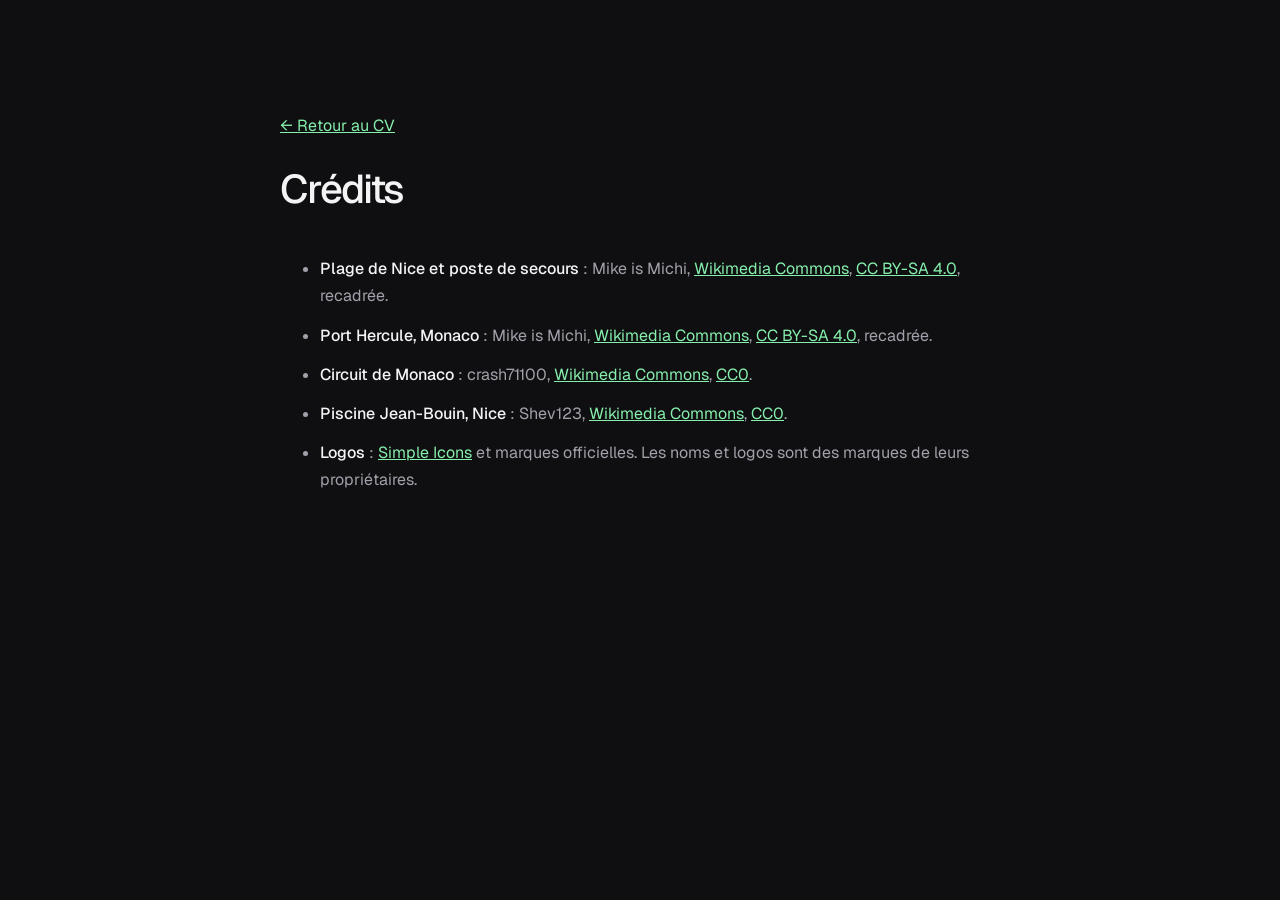
<file: credits.html>
<!doctype html>
<html lang="fr">
<head>
<meta charset="utf-8"><meta name="viewport" content="width=device-width, initial-scale=1">
<title>Crédits : CV Liam Abraham</title>
<meta name="description" content="Sources et licences des photos et logos utilisés sur le CV de Liam Abraham.">
<link rel="icon" href="favicon.svg" type="image/svg+xml">
<link href="https://fonts.googleapis.com/css2?family=Geist:wght@400;500&display=swap" rel="stylesheet">
<style>
body{margin:0;background:#0f0f12;color:#f4f4f5;font:16px/1.7 "Geist",system-ui,sans-serif;padding:96px 24px}
main{max-width:720px;margin:auto}h1{font-weight:500;letter-spacing:-.04em;font-size:40px;margin:0 0 32px}
a{color:#86efac}li{margin-bottom:12px;color:#a1a1aa}li b{color:#f4f4f5;font-weight:500}
</style>
</head>
<body><main>
<p><a href="index.html">← Retour au CV</a></p>
<h1>Crédits</h1>
<ul>
<li><b>Plage de Nice et poste de secours</b> : Mike is Michi, <a href="https://commons.wikimedia.org/wiki/File:Sunset_on_Nice_beach_with_lifeguard_tower_2026.JPG">Wikimedia Commons</a>, <a href="https://creativecommons.org/licenses/by-sa/4.0">CC BY-SA 4.0</a>, recadrée.</li>
<li><b>Port Hercule, Monaco</b> : Mike is Michi, <a href="https://commons.wikimedia.org/wiki/File:Port_Hercule_Monaco_with_yachts_and_Le_Rocher_2026.JPG">Wikimedia Commons</a>, <a href="https://creativecommons.org/licenses/by-sa/4.0">CC BY-SA 4.0</a>, recadrée.</li>
<li><b>Circuit de Monaco</b> : crash71100, <a href="https://commons.wikimedia.org/wiki/File:Circuit_de_Monaco_-_Sortie_du_virage_du_Tabac_(54783935639).jpg">Wikimedia Commons</a>, <a href="http://creativecommons.org/publicdomain/zero/1.0/deed.en">CC0</a>.</li>
<li><b>Piscine Jean-Bouin, Nice</b> : Shev123, <a href="https://commons.wikimedia.org/wiki/File:Palais_des_sports_Jean-Bouin_(Nice).jpg">Wikimedia Commons</a>, <a href="http://creativecommons.org/publicdomain/zero/1.0/deed.en">CC0</a>.</li>
<li><b>Logos</b> : <a href="https://simpleicons.org">Simple Icons</a> et marques officielles. Les noms et logos sont des marques de leurs propriétaires.</li>
</ul>
</main></body></html>
</file>
<file: style.css>
/* =========================================================
   CV Liam Abraham — thème « terminal » sombre, accent menthe
   ========================================================= */
:root {
  --bg: #0f0f12;
  --bg-2: #141418;
  --panel: #17171c;
  --panel-2: #1c1c22;
  --line: rgba(255, 255, 255, 0.08);
  --line-2: rgba(255, 255, 255, 0.14);
  --ink: #f4f4f5;
  --muted: #a1a1aa;
  --dim: #71717a;
  --mint: #86efac;
  --mint-ink: #052e16;
  --mint-soft: rgba(134, 239, 172, 0.12);
  --red: #f87171;
  --blue: #60a5fa;
  --warn: #facc15;
  --r: 14px;
  --r-lg: 20px;
  --gut: clamp(16px, 5vw, 80px);
  --nav: 68px;
  --font: "Geist", ui-sans-serif, system-ui, sans-serif;
  --mono: "Geist Mono", ui-monospace, monospace;
}

*, *::before, *::after { box-sizing: border-box; }
html { scroll-behavior: smooth; scroll-padding-top: var(--nav); }
html, body { margin: 0; }
body {
  background: var(--bg);
  color: var(--ink);
  font: 400 16px/1.6 var(--font);
  -webkit-font-smoothing: antialiased;
  overflow-x: hidden;
}
img { display: block; max-width: 100%; }
a { color: inherit; text-decoration: none; }
h1, h2, h3, p, ul, ol { margin: 0; }
ul, ol { padding: 0; list-style: none; }
:focus-visible { outline: 2px solid var(--mint); outline-offset: 3px; border-radius: 6px; }

.wrap { width: min(100% - 2 * var(--gut), 1200px); margin-inline: auto; }
.accent { color: var(--mint); }
.muted { color: var(--dim); }

.skip {
  position: fixed; left: 16px; top: -60px; z-index: 50;
  background: var(--mint); color: var(--mint-ink); padding: 10px 16px; border-radius: 10px; font-weight: 500;
}
.skip:focus { top: 12px; }

/* ---------- Boutons ---------- */
.btn {
  display: inline-flex; align-items: center; justify-content: center; gap: 8px;
  height: 48px; padding: 0 24px; border-radius: var(--r);
  font: 500 16px/1 var(--font); letter-spacing: -0.01em;
  transition: transform .18s ease, background-color .18s ease, box-shadow .25s ease, border-color .18s ease;
}
.btn:active { transform: translateY(1px) scale(.98); }
.btn--primary { background: var(--mint); color: var(--mint-ink); }
.btn--primary:hover { box-shadow: 0 0 0 4px var(--mint-soft), 0 8px 30px rgba(134, 239, 172, .25); transform: translateY(-1px); }
.btn--ghost { border: 1px solid var(--line-2); color: var(--ink); background: rgba(255,255,255,.02); }
.btn--ghost:hover { border-color: rgba(134,239,172,.5); background: var(--mint-soft); transform: translateY(-1px); }
.btn--sm { height: 40px; padding: 0 18px; font-size: 15px; border-radius: 12px; }

/* ---------- Nav ---------- */
.nav {
  position: fixed; inset: 0 0 auto; z-index: 20; height: var(--nav);
  background: rgba(15, 15, 18, .78); backdrop-filter: blur(14px); -webkit-backdrop-filter: blur(14px);
  border-bottom: 1px solid transparent; transition: border-color .3s;
}
.nav.is-scrolled { border-bottom-color: var(--line); }
.nav__bar { height: 100%; display: flex; align-items: center; justify-content: space-between; gap: 24px; }
.logo { display: inline-flex; align-items: center; gap: 10px; font: 600 20px/1 var(--font); letter-spacing: -0.03em; }
.logo svg { width: 28px; height: 28px; fill: none; stroke: var(--mint); stroke-width: 1.8; stroke-linecap: round; stroke-linejoin: round; }
.logo b { color: var(--mint); font-weight: 600; }
.nav__links { display: flex; gap: 32px; }
.nav__links a, .nav__ghost { color: var(--muted); font-size: 15px; position: relative; padding: 12px 0; transition: color .2s; }
.nav__links a::after {
  content: ""; position: absolute; left: 0; right: 0; bottom: 6px; height: 1px; background: var(--mint);
  transform: scaleX(0); transform-origin: left; transition: transform .25s ease;
}
.nav__links a:hover, .nav__ghost:hover { color: var(--ink); }
.nav__links a:hover::after { transform: scaleX(1); }
.nav__actions { display: flex; align-items: center; gap: 20px; }

/* ---------- Hero ---------- */
.hero { position: relative; min-height: 100svh; padding: calc(var(--nav) + 56px) 0 96px; overflow: hidden; isolation: isolate; }
.hero__glow {
  position: absolute; z-index: -1; left: 50%; top: 52%; width: 1300px; height: 760px; translate: -50% 0;
  background: radial-gradient(closest-side, rgba(74, 222, 128, .28), rgba(34, 197, 94, .10) 55%, transparent 75%);
  filter: blur(10px); animation: breathe 7s ease-in-out infinite;
}
.hero__grid {
  position: absolute; inset: 0; z-index: -2; opacity: .5;
  background-image: linear-gradient(var(--line) 1px, transparent 1px), linear-gradient(90deg, var(--line) 1px, transparent 1px);
  background-size: 64px 64px;
  mask-image: radial-gradient(ellipse 70% 55% at 50% 30%, #000 20%, transparent 75%);
  -webkit-mask-image: radial-gradient(ellipse 70% 55% at 50% 30%, #000 20%, transparent 75%);
}
@keyframes breathe { 50% { opacity: .75; transform: scale(1.04); } }

.hero__inner { text-align: center; display: flex; flex-direction: column; align-items: center; }
.pill {
  display: inline-flex; align-items: center; gap: 10px; padding: 7px 14px; border-radius: 999px;
  border: 1px solid var(--line-2); background: rgba(255,255,255,.03); color: var(--muted); font-size: 14px;
}
.live-dot { width: 8px; height: 8px; border-radius: 50%; background: var(--mint); box-shadow: 0 0 0 0 rgba(134,239,172,.6); animation: ping 2.4s ease-out infinite; flex: none; }
@keyframes ping { 0% { box-shadow: 0 0 0 0 rgba(134,239,172,.55); } 80%, 100% { box-shadow: 0 0 0 8px rgba(134,239,172,0); } }

.hero h1 {
  margin-top: 28px; font-weight: 500; font-size: clamp(42px, 7vw, 84px); line-height: 1.02; letter-spacing: -0.055em;
  text-wrap: balance;
}
.hero__lead { margin-top: 24px; max-width: 600px; color: #d4d4d8; font-size: clamp(17px, 1.5vw, 19px); line-height: 1.55; }
.hero__cta { margin-top: 32px; display: flex; gap: 12px; flex-wrap: wrap; justify-content: center; }

/* Entrée au chargement */
.js .enter { opacity: 0; transform: translateY(14px); filter: blur(6px); }
.js.ready .enter { opacity: 1; transform: none; filter: none; transition: opacity .8s ease, transform .8s cubic-bezier(.2,.7,.2,1), filter .8s ease; transition-delay: calc(var(--d, 0) * 110ms); }

/* ---------- Tableau de bord ---------- */
.board {
  margin-top: 64px; display: grid; grid-template-columns: repeat(3, 1fr);
  background: rgba(20, 20, 24, .85); border: 1px solid var(--line-2); border-radius: var(--r-lg);
  box-shadow: 0 30px 80px rgba(0,0,0,.55), inset 0 1px 0 rgba(255,255,255,.05);
  backdrop-filter: blur(6px); overflow: hidden;
}
.board__col { padding: 16px; min-width: 0; }
.board__col + .board__col { border-left: 1px solid var(--line); }
.board__head { display: flex; align-items: center; justify-content: space-between; padding: 4px 4px 14px; font-weight: 500; font-size: 15px; }
.tag {
  display: inline-flex; align-items: center; gap: 6px; padding: 3px 10px; border-radius: 999px;
  font: 500 13px/1.4 var(--mono); color: var(--muted); background: rgba(255,255,255,.05); border: 1px solid var(--line);
}
.tag--live { color: var(--mint); background: var(--mint-soft); border-color: rgba(134,239,172,.25); }
.tag--live .live-dot { width: 6px; height: 6px; }
.tag--up { color: var(--mint); }

.feed { display: flex; flex-direction: column; gap: 8px; position: relative; }
.row {
  display: grid; grid-template-columns: 44px 1fr auto; align-items: center; gap: 12px;
  padding: 10px; border-radius: 12px; background: var(--panel-2); border: 1px solid var(--line);
  transition: border-color .2s, background-color .2s, transform .2s;
}
.row:hover { border-color: rgba(134,239,172,.35); background: #202027; transform: translateY(-1px); }
.row__av {
  width: 44px; height: 44px; border-radius: 10px; display: grid; place-items: center;
  background: #26262e; font: 600 12px/1 var(--mono); color: var(--ink); border: 1px solid var(--line);
}
.row__av img { width: 24px; height: 24px; object-fit: contain; }
.row__av--red { background: rgba(248,113,113,.14); color: var(--red); }
.row__av--blue { background: rgba(96,165,250,.14); color: var(--blue); }
.row__av--mint { background: var(--mint-soft); color: var(--mint); font-size: 18px; }
.row__main { min-width: 0; display: flex; flex-direction: column; }
.row__main b { font-weight: 500; white-space: nowrap; overflow: hidden; text-overflow: ellipsis; }
.row__main small { color: var(--dim); font-size: 13px; white-space: nowrap; overflow: hidden; text-overflow: ellipsis; }
.row__meta { font: 500 13px/1 var(--mono); color: var(--muted); }
.row__meta.up { color: var(--mint); }
.row__meta.blue { color: var(--blue); }
.row__meta.warn { color: var(--warn); }

/* une nouvelle ligne arrive dans le flux « live » */
.row.is-new { animation: slideIn .6s cubic-bezier(.2,.7,.2,1); }
.row.is-new::before { content: ""; position: absolute; inset: 0; border-radius: 12px; pointer-events: none; animation: flash 1.2s ease-out; }
.feed .row { position: relative; }
@keyframes slideIn { from { opacity: 0; transform: translateY(-12px); } }
@keyframes flash { from { box-shadow: inset 0 0 0 1px rgba(134,239,172,.8), 0 0 24px rgba(134,239,172,.25); } to { box-shadow: none; } }

/* icônes noires (GitHub, Next.js…) passées en blanc sur fond sombre */
img.ink { filter: invert(1); }

/* ---------- Dock flottant ---------- */
.dock {
  position: fixed; left: 50%; bottom: 20px; translate: -50% 0; z-index: 15;
  display: flex; gap: 4px; padding: 5px; border-radius: 14px;
  background: rgba(23, 23, 28, .88); border: 1px solid var(--line-2); backdrop-filter: blur(12px);
  box-shadow: 0 12px 40px rgba(0,0,0,.5);
}
.dock a { padding: 9px 16px; border-radius: 10px; font-size: 14px; color: var(--muted); transition: color .2s, background-color .2s; min-height: 40px; display: grid; place-items: center; }
.dock a:hover { color: var(--ink); }
.dock a.is-active { background: #2a2a32; color: var(--ink); }

/* ---------- Sections ---------- */
.section { padding: 128px 0; position: relative; }
.head { margin-bottom: 48px; }
.head h2, .closing h2 { font-weight: 500; font-size: clamp(32px, 4.4vw, 52px); line-height: 1.06; letter-spacing: -0.045em; max-width: 20ch; text-wrap: balance; }
.kicker { font: 500 14px/1 var(--mono); color: var(--mint); letter-spacing: 0; margin-bottom: 28px; }

/* Texte qui s'allume au scroll */
.statement { padding: 160px 0; }
.reveal { font-size: clamp(28px, 4vw, 48px); line-height: 1.18; letter-spacing: -0.04em; font-weight: 500; max-width: 24ch; color: var(--ink); }
.reveal em { font-style: normal; color: var(--mint); }
.js .reveal .w { opacity: .18; transition: opacity .35s ease; }
.js .reveal .w.on { opacity: 1; }

/* Spotlight qui suit la souris sur les cartes */
.spot { position: relative; isolation: isolate; }
.spot::before {
  content: ""; position: absolute; inset: 0; border-radius: inherit; z-index: -1; pointer-events: none;
  background: radial-gradient(360px circle at var(--mx, 50%) var(--my, 50%), rgba(134,239,172,.10), transparent 60%);
  opacity: 0; transition: opacity .3s;
}
.spot:hover::before { opacity: 1; }

/* Stack */
.stack { display: grid; gap: 40px; }
.stack__group h3 { font: 500 14px/1 var(--mono); color: var(--muted); margin-bottom: 16px; }
.tiles { display: grid; grid-template-columns: repeat(auto-fill, minmax(150px, 1fr)); gap: 12px; }
.tile {
  display: flex; align-items: center; gap: 12px; height: 64px; padding: 0 16px;
  background: var(--panel); border: 1px solid var(--line); border-radius: var(--r);
  font-weight: 500; transition: border-color .2s, transform .2s;
}
.tile:hover { border-color: rgba(134,239,172,.4); transform: translateY(-2px); }
.tile img { width: 26px; height: 26px; object-fit: contain; flex: none; }
.tile img.wide { width: 34px; }
.tile__txt { width: 26px; height: 26px; border-radius: 7px; display: grid; place-items: center; background: var(--mint-soft); color: var(--mint); font: 600 12px/1 var(--mono); flex: none; }

/* Projets */
.projects { display: grid; grid-template-columns: 1fr 1fr; gap: 24px; }
.project {
  display: flex; flex-direction: column; border-radius: var(--r-lg); overflow: hidden;
  background: var(--panel); border: 1px solid var(--line); transition: border-color .25s, transform .25s;
}
.project:hover { border-color: rgba(134,239,172,.4); transform: translateY(-2px); }
.term { margin: 16px 16px 0; border-radius: 12px; background: #0b0b0e; border: 1px solid var(--line); overflow: hidden; }
.term__bar { display: flex; align-items: center; gap: 6px; padding: 10px 12px; border-bottom: 1px solid var(--line); font: 400 13px/1 var(--mono); color: var(--dim); }
.term__bar i { width: 10px; height: 10px; border-radius: 50%; background: #3f3f46; }
.term__bar i:first-child { background: #f87171; } .term__bar i:nth-child(2) { background: #facc15; } .term__bar i:nth-child(3) { background: var(--mint); }
.term__bar span { margin-left: 8px; }
.term__body { margin: 0; padding: 16px; font: 400 14px/1.75 var(--mono); color: #d4d4d8; min-height: 216px; white-space: pre-wrap; }
.term__body b { color: var(--ink); font-weight: 500; }
.c-dim { color: var(--dim); } .c-mint { color: var(--mint); } .c-warn { color: var(--warn); }
.js .term__body .ln { opacity: 0; }
.js .term__body .ln.on { opacity: 1; transition: opacity .2s; }
.term__body .caret { display: inline-block; width: 8px; height: 1.1em; vertical-align: -3px; background: var(--mint); animation: blink 1s steps(1) infinite; }
@keyframes blink { 50% { opacity: 0; } }
.project__body { padding: 24px; display: flex; flex-direction: column; gap: 12px; flex: 1; }
.project__body h3, .job h3, .timeline h3, .panel h3 { font-weight: 500; font-size: 20px; letter-spacing: -0.02em; line-height: 1.3; }
.project__body p, .job p, .timeline p { color: var(--muted); }
.project__link { margin-top: auto; color: var(--mint); font-weight: 500; display: inline-flex; gap: 6px; }
.project__link span { transition: transform .2s; }
.project:hover .project__link span { transform: translateX(4px); }
.chips { display: flex; flex-wrap: wrap; gap: 6px; }
.chips li { font: 400 13px/1 var(--mono); color: var(--muted); padding: 6px 10px; border-radius: 8px; background: rgba(255,255,255,.04); border: 1px solid var(--line); }

/* Expérience */
.exp { display: grid; grid-template-columns: 1fr 1fr; gap: 16px; }
.job {
  display: grid; grid-template-columns: 132px 1fr; gap: 20px; padding: 16px;
  background: var(--panel); border: 1px solid var(--line); border-radius: var(--r-lg);
  transition: border-color .25s, transform .25s;
}
.job:hover { border-color: rgba(134,239,172,.35); transform: translateY(-2px); }
.job__img { width: 132px; height: 100%; min-height: 150px; object-fit: cover; border-radius: 12px; border: 1px solid var(--line); transition: transform .4s ease; }
.job:hover .job__img { transform: scale(1.03); }
.job__img--txt { display: grid; place-items: center; background: linear-gradient(160deg, #1f2a22, #141418); color: var(--mint); font: 500 34px/1 var(--font); }
.job__body { display: flex; flex-direction: column; gap: 8px; min-width: 0; }
.job__top { display: flex; align-items: flex-start; justify-content: space-between; gap: 12px; }
.job__role { color: var(--ink) !important; font-size: 15px; }
.job .chips { margin-top: auto; padding-top: 4px; }

/* Parcours */
.path { display: grid; grid-template-columns: 1.3fr 1fr; gap: 24px; align-items: start; }
.timeline { position: relative; padding-left: 28px; display: grid; gap: 28px; }
.timeline::before { content: ""; position: absolute; left: 6px; top: 8px; bottom: 8px; width: 1px; background: linear-gradient(var(--mint), var(--line) 30%); }
.timeline li { position: relative; display: grid; gap: 6px; }
.timeline li::before { content: ""; position: absolute; left: -27px; top: 6px; width: 11px; height: 11px; border-radius: 50%; background: var(--bg); border: 2px solid var(--line-2); }
.timeline li.is-now::before { border-color: var(--mint); background: var(--mint); box-shadow: 0 0 0 5px var(--mint-soft); }
.timeline__date { font: 500 13px/1 var(--mono); color: var(--mint); }
.side { display: grid; gap: 16px; }
.panel { padding: 24px; background: var(--panel); border: 1px solid var(--line); border-radius: var(--r-lg); }
.panel h3 { margin-bottom: 16px; }
.list { display: grid; }
.list li { display: flex; justify-content: space-between; gap: 16px; padding: 12px 0; border-top: 1px solid var(--line); }
.list li:first-child { border-top: 0; padding-top: 0; }
.list b { font-weight: 500; }
.list span { color: var(--muted); text-align: right; font-size: 15px; }

/* Sports et loisirs : 5 cartes verticales de la même taille */
.sports { display: grid; grid-template-columns: repeat(5, 1fr); grid-auto-rows: 520px; gap: 16px; }
.sport { margin: 0; position: relative; overflow: hidden; border-radius: var(--r-lg); border: 1px solid var(--line); background: var(--panel); transition: border-color .25s, transform .25s; }
.sport:hover { border-color: rgba(134,239,172,.4); transform: translateY(-2px); }
.sport__media { position: absolute; inset: 0; width: 100%; height: 100%; object-fit: cover; transition: transform .5s ease; }
.sport:hover .sport__media { transform: scale(1.03); }
.sport__label {
  position: absolute; left: 12px; right: 12px; bottom: 12px; z-index: 1;
  display: flex; flex-direction: column; gap: 2px; padding: 12px 14px; border-radius: 12px;
  background: rgba(15, 15, 18, .78); backdrop-filter: blur(10px); -webkit-backdrop-filter: blur(10px); border: 1px solid var(--line);
}
.sport__label b { font-weight: 500; }
.sport__label span { color: var(--muted); font-size: 14px; }

/* ---------- Contact / footer ---------- */
.closing { position: relative; overflow: hidden; padding: 160px 0 120px; isolation: isolate; }
.closing__glow {
  position: absolute; z-index: -1; left: 50%; bottom: -380px; width: 1200px; height: 760px; translate: -50% 0;
  background: radial-gradient(closest-side, rgba(74,222,128,.30), rgba(34,197,94,.08) 60%, transparent 78%);
}
.closing__cta { text-align: center; display: flex; flex-direction: column; align-items: center; gap: 20px; }
.closing h2 { max-width: 16ch; }
.closing__cta > p { color: var(--muted); max-width: 520px; font-size: 18px; }
.footer { margin-top: 120px; padding-top: 24px; border-top: 1px solid var(--line); display: flex; justify-content: space-between; gap: 16px; flex-wrap: wrap; color: var(--dim); font-size: 14px; }
.credits:hover { color: var(--ink); }

/* ---------- Responsive ---------- */
@media (max-width: 1023px) {
  .nav__links { display: none; }
  .board { grid-template-columns: 1fr 1fr; }
  .board__col--hide-sm { display: none; }
  .projects, .exp, .path { grid-template-columns: 1fr; }
  .sports { grid-template-columns: repeat(2, 1fr); grid-auto-rows: 420px; }
  .sport:nth-child(5) { grid-column: span 2; }
}
@media (max-width: 639px) {
  :root { --nav: 60px; }
  .nav__ghost { display: none; }
  .hero { padding-top: calc(var(--nav) + 40px); }
  .hero__cta { width: 100%; flex-direction: column; }
  .hero__cta .btn { width: 100%; }
  .board { grid-template-columns: 1fr; margin-top: 48px; }
  .board__col + .board__col { border-left: 0; border-top: 1px solid var(--line); }
  .section { padding: 96px 0; }
  .statement { padding: 112px 0; }
  .tiles { grid-template-columns: 1fr 1fr; }
  .job { grid-template-columns: 1fr; }
  .job__img { width: 100%; height: 160px; min-height: 0; }
  .list li { flex-direction: column; gap: 2px; }
  .list span { text-align: left; }
  .dock a { padding: 9px 12px; }
  .footer { flex-direction: column; }
  .sports { grid-auto-rows: 340px; }
}

@media (prefers-reduced-motion: reduce) {
  *, *::before, *::after { animation: none !important; transition: none !important; scroll-behavior: auto !important; }
  .js .enter, .js .reveal .w, .js .term__body .ln { opacity: 1 !important; transform: none !important; filter: none !important; }
}
</file>
<file: css/style.css>
:root {
  --bg: #05060a;
  --bg-alt: #0f1017;
  --primary: #46c2ff;
  --accent: #ff7a90;
  --text: #f5f7ff;
  --muted: rgba(245, 247, 255, 0.65);
  --card: rgba(255, 255, 255, 0.04);
  --card-border: rgba(255, 255, 255, 0.08);
  --shadow: 0 20px 60px rgba(0, 0, 0, 0.5);
}

* {
  box-sizing: border-box;
}

body {
  margin: 0;
  min-height: 100vh;
  font-family: "Space Grotesk", system-ui, -apple-system, BlinkMacSystemFont, sans-serif;
  background: radial-gradient(circle at top, rgba(70, 194, 255, 0.16), transparent 45%), var(--bg);
  color: var(--text);
  line-height: 1.6;
  overflow-x: hidden;
}

img {
  max-width: 100%;
  display: block;
}

header {
  position: sticky;
  top: 0;
  z-index: 10;
  backdrop-filter: blur(16px);
  background: rgba(5, 6, 10, 0.8);
  border-bottom: 1px solid var(--card-border);
}

.nav {
  max-width: 1200px;
  margin: 0 auto;
  padding: 1rem clamp(1rem, 4vw, 2.5rem);
  display: flex;
  align-items: center;
  justify-content: space-between;
  gap: 1rem;
}

.brand {
  font-weight: 700;
  font-size: 1.1rem;
  letter-spacing: 0.08em;
  text-transform: uppercase;
}

nav ul {
  list-style: none;
  display: flex;
  gap: 1.25rem;
  margin: 0;
  padding: 0;
}

nav a {
  text-decoration: none;
  color: var(--muted);
  font-weight: 500;
  transition: color 0.3s ease;
}

nav a:hover {
  color: var(--primary);
}

.nav-toggle {
  display: none;
  background: transparent;
  border: 1px solid var(--card-border);
  border-radius: 50%;
  width: 44px;
  height: 44px;
  color: var(--text);
  font-size: 1.3rem;
}

.hero {
  max-width: 1200px;
  margin: 0 auto;
  padding: clamp(2rem, 6vw, 6rem) clamp(1rem, 4vw, 2.5rem);
  display: grid;
  grid-template-columns: repeat(auto-fit, minmax(280px, 1fr));
  gap: clamp(2rem, 4vw, 4rem);
  align-items: center;
}

.hero h1 {
  font-size: clamp(2.4rem, 6vw, 4rem);
  line-height: 1.05;
  margin-bottom: 1rem;
  letter-spacing: -0.02em;
}

.hero p {
  color: var(--muted);
}

.cta-group {
  display: flex;
  flex-wrap: wrap;
  gap: 1rem;
  margin-top: 2rem;
}

.btn {
  padding: 0.9rem 1.6rem;
  border-radius: 999px;
  border: none;
  font-weight: 600;
  cursor: pointer;
  transition: transform 0.3s ease, box-shadow 0.3s ease;
}

.btn-primary {
  background: linear-gradient(120deg, var(--primary), var(--accent));
  color: var(--bg);
  box-shadow: var(--shadow);
}

.btn-outline {
  background: transparent;
  border: 1px solid var(--card-border);
  color: var(--text);
}

.btn:hover {
  transform: translateY(-3px);
}

section {
  padding: clamp(2rem, 6vw, 4.5rem) clamp(1rem, 4vw, 2.5rem);
}

.section-heading {
  max-width: 1200px;
  margin: 0 auto 3rem;
  display: flex;
  justify-content: space-between;
  align-items: baseline;
  gap: 1rem;
}

.section-heading h2 {
  margin: 0;
  font-size: clamp(1.8rem, 3vw, 2.4rem);
}

.section-heading span {
  color: var(--muted);
  font-size: 0.95rem;
}

.cert-heading {
  margin-top: 3rem;
}

.grid {
  max-width: 1200px;
  margin: 0 auto;
  display: grid;
  grid-template-columns: repeat(auto-fit, minmax(280px, 1fr));
  gap: clamp(1.5rem, 3vw, 2.5rem);
}

.card {
  background: var(--card);
  border: 1px solid var(--card-border);
  border-radius: 24px;
  padding: 1.75rem;
  box-shadow: var(--shadow);
  position: relative;
  overflow: hidden;
  isolation: isolate;
  transform: translateY(20px);
  opacity: 0;
  transition: transform 0.8s cubic-bezier(0.19, 1, 0.22, 1), opacity 0.8s ease;
}

.card::after {
  content: "";
  position: absolute;
  inset: 0;
  background: radial-gradient(circle at top right, rgba(70, 194, 255, 0.2), transparent 40%);
  opacity: 0;
  transition: opacity 0.4s ease;
  z-index: -1;
}

.card.visible {
  transform: translateY(0);
  opacity: 1;
}

.card:hover::after {
  opacity: 1;
}

.card h3 {
  margin-top: 0;
  margin-bottom: 0.3rem;
  font-size: 1.2rem;
}

.card small {
  display: inline-block;
  color: var(--muted);
  margin-bottom: 0.6rem;
}

.chip-row {
  display: flex;
  flex-wrap: wrap;
  gap: 0.5rem;
  margin-top: 1rem;
}

.chip {
  border: 1px solid var(--card-border);
  border-radius: 999px;
  padding: 0.2rem 0.9rem;
  font-size: 0.85rem;
  color: var(--muted);
}

.timeline {
  position: relative;
  padding-left: 1.5rem;
}

.timeline::before {
  content: "";
  position: absolute;
  left: 0.4rem;
  top: 0;
  bottom: 0;
  width: 2px;
  background: linear-gradient(var(--primary), var(--accent));
}

.timeline-item {
  position: relative;
  padding-left: 1rem;
  margin-bottom: 2rem;
}

.timeline-item::before {
  content: "";
  position: absolute;
  left: -0.75rem;
  top: 0.3rem;
  width: 14px;
  height: 14px;
  border-radius: 50%;
  background: var(--bg);
  border: 2px solid var(--primary);
}

.profile {
  max-width: 1100px;
  margin: 0 auto;
  display: grid;
  grid-template-columns: repeat(auto-fit, minmax(260px, 1fr));
  gap: clamp(1.5rem, 3vw, 3rem);
  align-items: start;
}

.profile-card {
  padding: 2rem;
  border-radius: 24px;
  background: linear-gradient(145deg, rgba(70, 194, 255, 0.1), rgba(255, 122, 144, 0.12));
  border: 1px solid rgba(255, 255, 255, 0.18);
  box-shadow: var(--shadow);
}

.contact-card {
  display: grid;
  gap: 1rem;
}

.contact-item {
  display: flex;
  flex-direction: column;
  gap: 0.2rem;
}

.contact-item span {
  color: var(--muted);
  font-size: 0.9rem;
}

footer {
  text-align: center;
  padding: 2rem 1rem 3rem;
  color: var(--muted);
}

@media (max-width: 768px) {
  nav ul {
    position: absolute;
    top: 68px;
    right: clamp(1rem, 4vw, 2rem);
    flex-direction: column;
    background: rgba(5, 6, 10, 0.95);
    padding: 1rem 1.5rem;
    border-radius: 18px;
    border: 1px solid var(--card-border);
    display: none;
  }

  nav ul.open {
    display: flex;
  }

  .nav-toggle {
    display: grid;
    place-items: center;
  }
}
</file>
